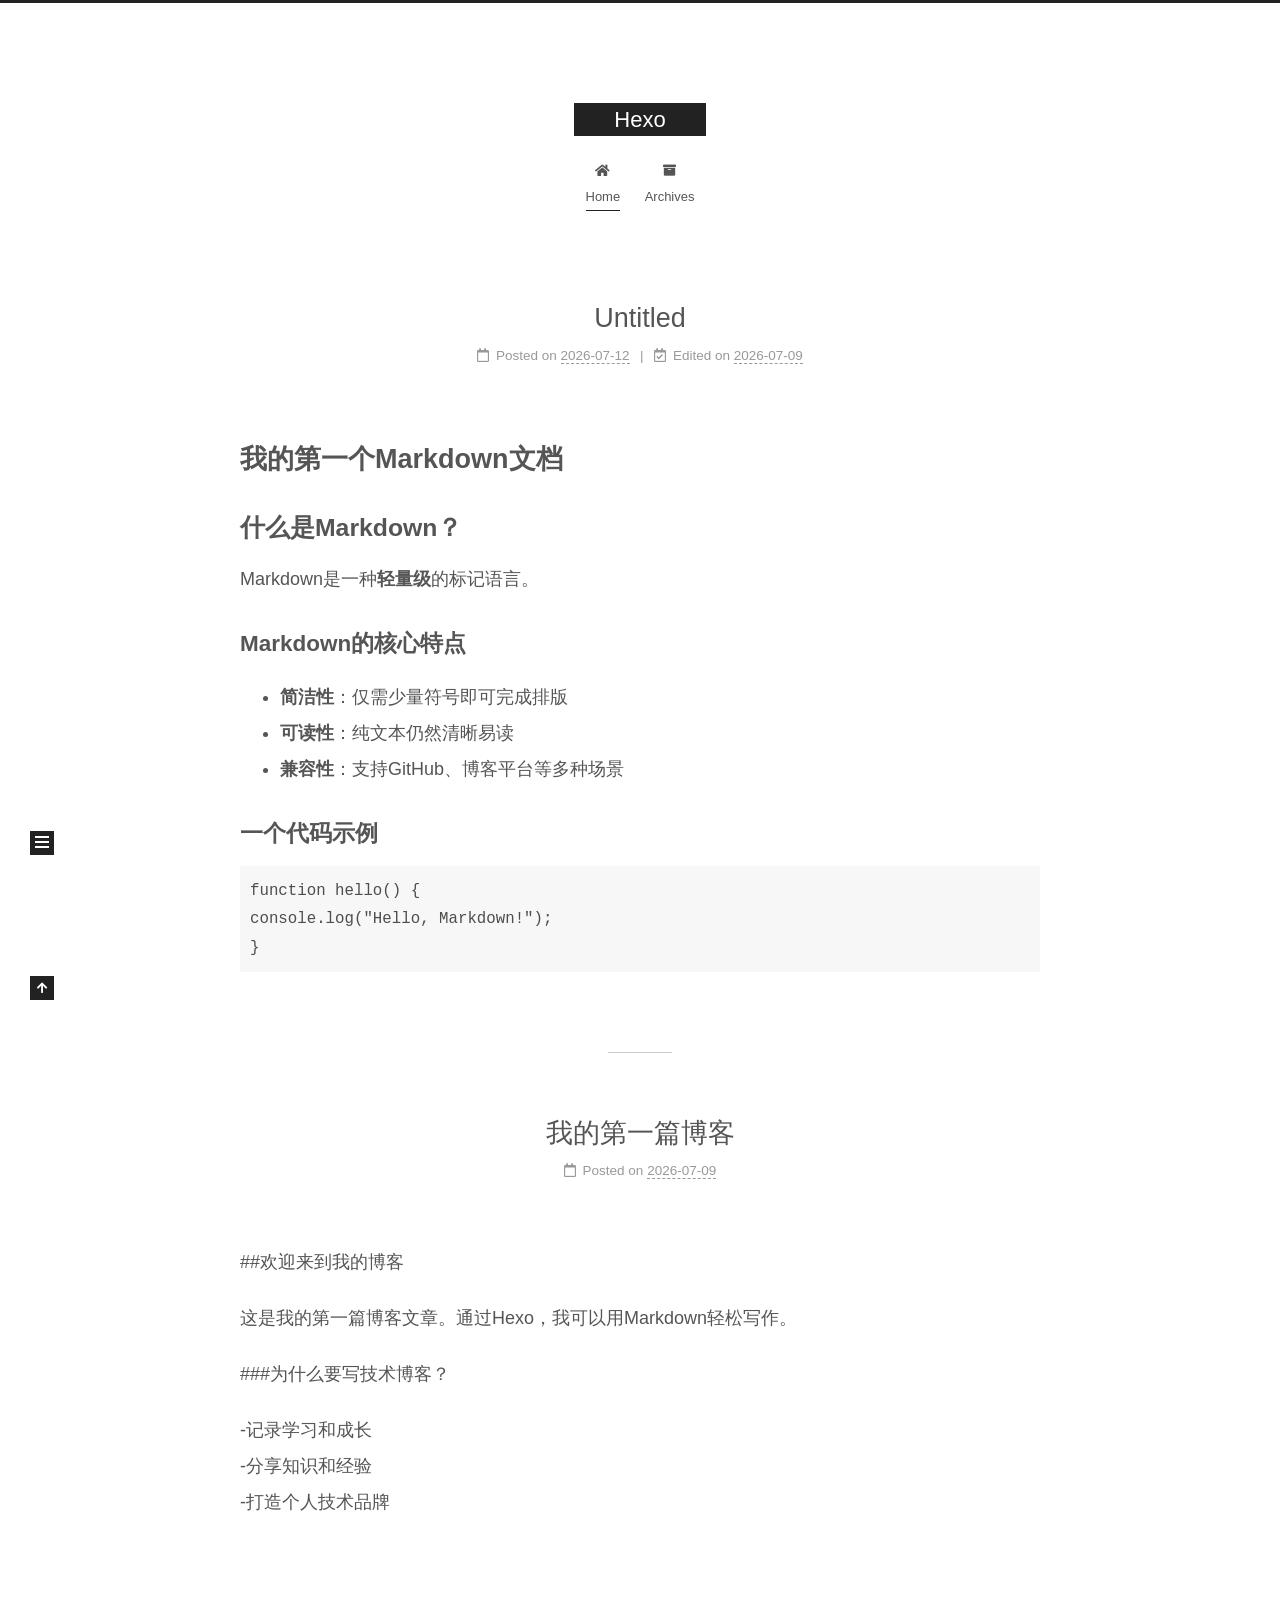
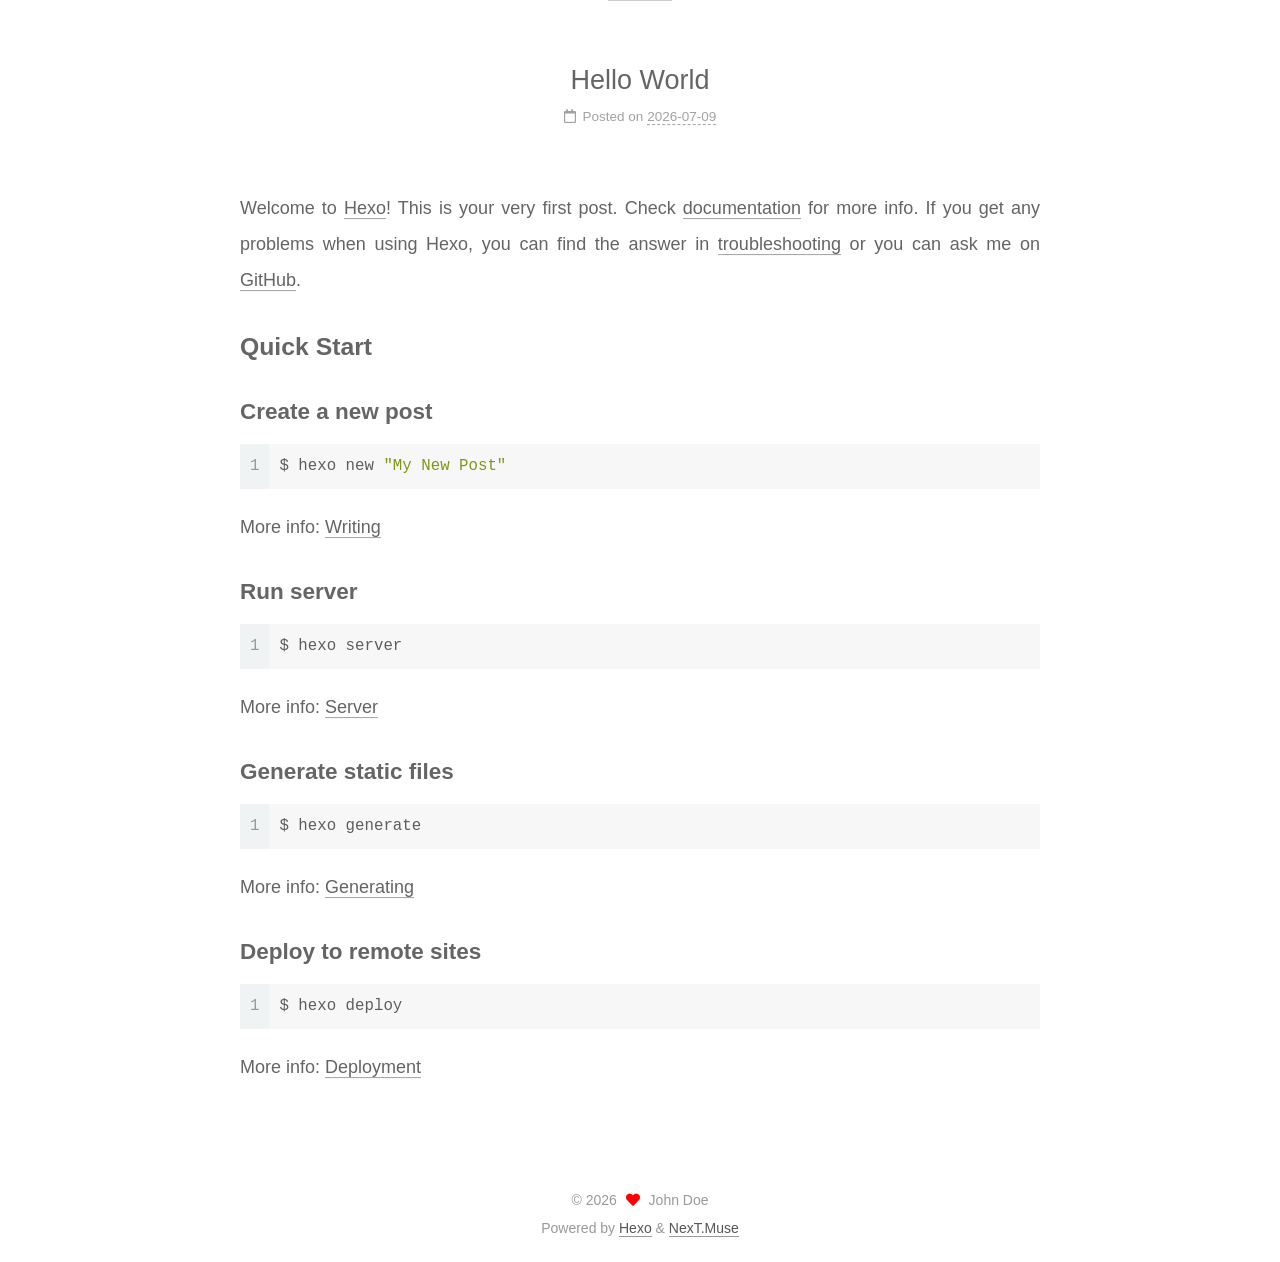
<file: index.html>
<!DOCTYPE html>
<html lang="en">
<head>
  <meta charset="UTF-8">
<meta name="viewport" content="width=device-width, initial-scale=1, maximum-scale=2">
<meta name="theme-color" content="#222">
<meta name="generator" content="Hexo 8.1.2">
  <link rel="apple-touch-icon" sizes="180x180" href="/images/apple-touch-icon-next.png">
  <link rel="icon" type="image/png" sizes="32x32" href="/images/favicon-32x32-next.png">
  <link rel="icon" type="image/png" sizes="16x16" href="/images/favicon-16x16-next.png">
  <link rel="mask-icon" href="/images/logo.svg" color="#222">

<link rel="stylesheet" href="/css/main.css">


<link rel="stylesheet" href="/lib/font-awesome/css/all.min.css">

<script id="hexo-configurations">
    var NexT = window.NexT || {};
    var CONFIG = {"hostname":"example.com","root":"/","scheme":"Muse","version":"7.8.0","exturl":false,"sidebar":{"position":"left","display":"post","padding":18,"offset":12,"onmobile":false},"copycode":{"enable":false,"show_result":false,"style":null},"back2top":{"enable":true,"sidebar":false,"scrollpercent":false},"bookmark":{"enable":false,"color":"#222","save":"auto"},"fancybox":false,"mediumzoom":false,"lazyload":false,"pangu":false,"comments":{"style":"tabs","active":null,"storage":true,"lazyload":false,"nav":null},"algolia":{"hits":{"per_page":10},"labels":{"input_placeholder":"Search for Posts","hits_empty":"We didn't find any results for the search: ${query}","hits_stats":"${hits} results found in ${time} ms"}},"localsearch":{"enable":false,"trigger":"auto","top_n_per_article":1,"unescape":false,"preload":false},"motion":{"enable":true,"async":false,"transition":{"post_block":"fadeIn","post_header":"slideDownIn","post_body":"slideDownIn","coll_header":"slideLeftIn","sidebar":"slideUpIn"}}};
  </script>

  <meta property="og:type" content="website">
<meta property="og:title" content="Hexo">
<meta property="og:url" content="http://example.com/index.html">
<meta property="og:site_name" content="Hexo">
<meta property="og:locale" content="en_US">
<meta property="article:author" content="John Doe">
<meta name="twitter:card" content="summary">

<link rel="canonical" href="http://example.com/">


<script id="page-configurations">
  // https://hexo.io/docs/variables.html
  CONFIG.page = {
    sidebar: "",
    isHome : true,
    isPost : false,
    lang   : 'en'
  };
</script>

  <title>Hexo</title>
  






  <noscript>
  <style>
  .use-motion .brand,
  .use-motion .menu-item,
  .sidebar-inner,
  .use-motion .post-block,
  .use-motion .pagination,
  .use-motion .comments,
  .use-motion .post-header,
  .use-motion .post-body,
  .use-motion .collection-header { opacity: initial; }

  .use-motion .site-title,
  .use-motion .site-subtitle {
    opacity: initial;
    top: initial;
  }

  .use-motion .logo-line-before i { left: initial; }
  .use-motion .logo-line-after i { right: initial; }
  </style>
</noscript>

</head>

<body itemscope itemtype="http://schema.org/WebPage">
  <div class="container use-motion">
    <div class="headband"></div>

    <header class="header" itemscope itemtype="http://schema.org/WPHeader">
      <div class="header-inner"><div class="site-brand-container">
  <div class="site-nav-toggle">
    <div class="toggle" aria-label="Toggle navigation bar">
      <span class="toggle-line toggle-line-first"></span>
      <span class="toggle-line toggle-line-middle"></span>
      <span class="toggle-line toggle-line-last"></span>
    </div>
  </div>

  <div class="site-meta">

    <a href="/" class="brand" rel="start">
      <span class="logo-line-before"><i></i></span>
      <h1 class="site-title">Hexo</h1>
      <span class="logo-line-after"><i></i></span>
    </a>
  </div>

  <div class="site-nav-right">
    <div class="toggle popup-trigger">
    </div>
  </div>
</div>




<nav class="site-nav">
  <ul id="menu" class="main-menu menu">
        <li class="menu-item menu-item-home">

    <a href="/" rel="section"><i class="fa fa-home fa-fw"></i>Home</a>

  </li>
        <li class="menu-item menu-item-archives">

    <a href="/archives/" rel="section"><i class="fa fa-archive fa-fw"></i>Archives</a>

  </li>
  </ul>
</nav>




</div>
    </header>

    
  <div class="back-to-top">
    <i class="fa fa-arrow-up"></i>
    <span>0%</span>
  </div>


    <main class="main">
      <div class="main-inner">
        <div class="content-wrap">
          

          <div class="content index posts-expand">
            
      
  
  
  <article itemscope itemtype="http://schema.org/Article" class="post-block" lang="en">
    <link itemprop="mainEntityOfPage" href="http://example.com/2026/07/12/text/">

    <span hidden itemprop="author" itemscope itemtype="http://schema.org/Person">
      <meta itemprop="image" content="/images/avatar.gif">
      <meta itemprop="name" content="John Doe">
      <meta itemprop="description" content="">
    </span>

    <span hidden itemprop="publisher" itemscope itemtype="http://schema.org/Organization">
      <meta itemprop="name" content="Hexo">
    </span>
      <header class="post-header">
        <h2 class="post-title" itemprop="name headline">
          
            <a href="/2026/07/12/text/" class="post-title-link" itemprop="url">Untitled</a>
        </h2>

        <div class="post-meta">
            <span class="post-meta-item">
              <span class="post-meta-item-icon">
                <i class="far fa-calendar"></i>
              </span>
              <span class="post-meta-item-text">Posted on</span>

              <time title="Created: 2026-07-12 23:38:48" itemprop="dateCreated datePublished" datetime="2026-07-12T23:38:48+08:00">2026-07-12</time>
            </span>
              <span class="post-meta-item">
                <span class="post-meta-item-icon">
                  <i class="far fa-calendar-check"></i>
                </span>
                <span class="post-meta-item-text">Edited on</span>
                <time title="Modified: 2026-07-09 23:27:29" itemprop="dateModified" datetime="2026-07-09T23:27:29+08:00">2026-07-09</time>
              </span>

          

        </div>
      </header>

    
    
    
    <div class="post-body" itemprop="articleBody">

      
          <h1 id="我的第一个Markdown文档"><a href="#我的第一个Markdown文档" class="headerlink" title="我的第一个Markdown文档"></a>我的第一个Markdown文档</h1><h2 id="什么是Markdown？"><a href="#什么是Markdown？" class="headerlink" title="什么是Markdown？"></a>什么是Markdown？</h2><p>Markdown是一种<strong>轻量级</strong>的标记语言。</p>
<h3 id="Markdown的核心特点"><a href="#Markdown的核心特点" class="headerlink" title="Markdown的核心特点"></a>Markdown的核心特点</h3><ul>
<li><strong>简洁性</strong>：仅需少量符号即可完成排版</li>
<li><strong>可读性</strong>：纯文本仍然清晰易读</li>
<li><strong>兼容性</strong>：支持GitHub、博客平台等多种场景</li>
</ul>
<h3 id="一个代码示例"><a href="#一个代码示例" class="headerlink" title="一个代码示例"></a>一个代码示例</h3><pre><code class="language-javascript">function hello() {
console.log(&quot;Hello, Markdown!&quot;);
}
</code></pre>

      
    </div>

    
    
    
      <footer class="post-footer">
        <div class="post-eof"></div>
      </footer>
  </article>
  
  
  

      
  
  
  <article itemscope itemtype="http://schema.org/Article" class="post-block" lang="en">
    <link itemprop="mainEntityOfPage" href="http://example.com/2026/07/09/%E6%88%91%E7%9A%84%E7%AC%AC%E4%B8%80%E7%AF%87%E5%8D%9A%E5%AE%A2/">

    <span hidden itemprop="author" itemscope itemtype="http://schema.org/Person">
      <meta itemprop="image" content="/images/avatar.gif">
      <meta itemprop="name" content="John Doe">
      <meta itemprop="description" content="">
    </span>

    <span hidden itemprop="publisher" itemscope itemtype="http://schema.org/Organization">
      <meta itemprop="name" content="Hexo">
    </span>
      <header class="post-header">
        <h2 class="post-title" itemprop="name headline">
          
            <a href="/2026/07/09/%E6%88%91%E7%9A%84%E7%AC%AC%E4%B8%80%E7%AF%87%E5%8D%9A%E5%AE%A2/" class="post-title-link" itemprop="url">我的第一篇博客</a>
        </h2>

        <div class="post-meta">
            <span class="post-meta-item">
              <span class="post-meta-item-icon">
                <i class="far fa-calendar"></i>
              </span>
              <span class="post-meta-item-text">Posted on</span>
              

              <time title="Created: 2026-07-09 19:30:33 / Modified: 23:44:43" itemprop="dateCreated datePublished" datetime="2026-07-09T19:30:33+08:00">2026-07-09</time>
            </span>

          

        </div>
      </header>

    
    
    
    <div class="post-body" itemprop="articleBody">

      
          <p>##欢迎来到我的博客</p>
<p>这是我的第一篇博客文章。通过Hexo，我可以用Markdown轻松写作。</p>
<p>###为什么要写技术博客？</p>
<p>-记录学习和成长<br>-分享知识和经验<br>-打造个人技术品牌</p>

      
    </div>

    
    
    
      <footer class="post-footer">
        <div class="post-eof"></div>
      </footer>
  </article>
  
  
  

      
  
  
  <article itemscope itemtype="http://schema.org/Article" class="post-block" lang="en">
    <link itemprop="mainEntityOfPage" href="http://example.com/2026/07/09/hello-world/">

    <span hidden itemprop="author" itemscope itemtype="http://schema.org/Person">
      <meta itemprop="image" content="/images/avatar.gif">
      <meta itemprop="name" content="John Doe">
      <meta itemprop="description" content="">
    </span>

    <span hidden itemprop="publisher" itemscope itemtype="http://schema.org/Organization">
      <meta itemprop="name" content="Hexo">
    </span>
      <header class="post-header">
        <h2 class="post-title" itemprop="name headline">
          
            <a href="/2026/07/09/hello-world/" class="post-title-link" itemprop="url">Hello World</a>
        </h2>

        <div class="post-meta">
            <span class="post-meta-item">
              <span class="post-meta-item-icon">
                <i class="far fa-calendar"></i>
              </span>
              <span class="post-meta-item-text">Posted on</span>

              <time title="Created: 2026-07-09 19:27:24" itemprop="dateCreated datePublished" datetime="2026-07-09T19:27:24+08:00">2026-07-09</time>
            </span>

          

        </div>
      </header>

    
    
    
    <div class="post-body" itemprop="articleBody">

      
          <p>Welcome to <a target="_blank" rel="noopener" href="https://hexo.io/">Hexo</a>! This is your very first post. Check <a target="_blank" rel="noopener" href="https://hexo.io/docs/">documentation</a> for more info. If you get any problems when using Hexo, you can find the answer in <a target="_blank" rel="noopener" href="https://hexo.io/docs/troubleshooting.html">troubleshooting</a> or you can ask me on <a target="_blank" rel="noopener" href="https://github.com/hexojs/hexo/issues">GitHub</a>.</p>
<h2 id="Quick-Start"><a href="#Quick-Start" class="headerlink" title="Quick Start"></a>Quick Start</h2><h3 id="Create-a-new-post"><a href="#Create-a-new-post" class="headerlink" title="Create a new post"></a>Create a new post</h3><figure class="highlight bash"><table><tr><td class="gutter"><pre><span class="line">1</span><br></pre></td><td class="code"><pre><span class="line">$ hexo new <span class="string">&quot;My New Post&quot;</span></span><br></pre></td></tr></table></figure>

<p>More info: <a target="_blank" rel="noopener" href="https://hexo.io/docs/writing.html">Writing</a></p>
<h3 id="Run-server"><a href="#Run-server" class="headerlink" title="Run server"></a>Run server</h3><figure class="highlight bash"><table><tr><td class="gutter"><pre><span class="line">1</span><br></pre></td><td class="code"><pre><span class="line">$ hexo server</span><br></pre></td></tr></table></figure>

<p>More info: <a target="_blank" rel="noopener" href="https://hexo.io/docs/server.html">Server</a></p>
<h3 id="Generate-static-files"><a href="#Generate-static-files" class="headerlink" title="Generate static files"></a>Generate static files</h3><figure class="highlight bash"><table><tr><td class="gutter"><pre><span class="line">1</span><br></pre></td><td class="code"><pre><span class="line">$ hexo generate</span><br></pre></td></tr></table></figure>

<p>More info: <a target="_blank" rel="noopener" href="https://hexo.io/docs/generating.html">Generating</a></p>
<h3 id="Deploy-to-remote-sites"><a href="#Deploy-to-remote-sites" class="headerlink" title="Deploy to remote sites"></a>Deploy to remote sites</h3><figure class="highlight bash"><table><tr><td class="gutter"><pre><span class="line">1</span><br></pre></td><td class="code"><pre><span class="line">$ hexo deploy</span><br></pre></td></tr></table></figure>

<p>More info: <a target="_blank" rel="noopener" href="https://hexo.io/docs/one-command-deployment.html">Deployment</a></p>

      
    </div>

    
    
    
      <footer class="post-footer">
        <div class="post-eof"></div>
      </footer>
  </article>
  
  
  


  



          </div>
          

<script>
  window.addEventListener('tabs:register', () => {
    let { activeClass } = CONFIG.comments;
    if (CONFIG.comments.storage) {
      activeClass = localStorage.getItem('comments_active') || activeClass;
    }
    if (activeClass) {
      let activeTab = document.querySelector(`a[href="#comment-${activeClass}"]`);
      if (activeTab) {
        activeTab.click();
      }
    }
  });
  if (CONFIG.comments.storage) {
    window.addEventListener('tabs:click', event => {
      if (!event.target.matches('.tabs-comment .tab-content .tab-pane')) return;
      let commentClass = event.target.classList[1];
      localStorage.setItem('comments_active', commentClass);
    });
  }
</script>

        </div>
          
  
  <div class="toggle sidebar-toggle">
    <span class="toggle-line toggle-line-first"></span>
    <span class="toggle-line toggle-line-middle"></span>
    <span class="toggle-line toggle-line-last"></span>
  </div>

  <aside class="sidebar">
    <div class="sidebar-inner">

      <ul class="sidebar-nav motion-element">
        <li class="sidebar-nav-toc">
          Table of Contents
        </li>
        <li class="sidebar-nav-overview">
          Overview
        </li>
      </ul>

      <!--noindex-->
      <div class="post-toc-wrap sidebar-panel">
      </div>
      <!--/noindex-->

      <div class="site-overview-wrap sidebar-panel">
        <div class="site-author motion-element" itemprop="author" itemscope itemtype="http://schema.org/Person">
  <p class="site-author-name" itemprop="name">John Doe</p>
  <div class="site-description" itemprop="description"></div>
</div>
<div class="site-state-wrap motion-element">
  <nav class="site-state">
      <div class="site-state-item site-state-posts">
          <a href="/archives/">
        
          <span class="site-state-item-count">3</span>
          <span class="site-state-item-name">posts</span>
        </a>
      </div>
  </nav>
</div>



      </div>

    </div>
  </aside>
  <div id="sidebar-dimmer"></div>


      </div>
    </main>

    <footer class="footer">
      <div class="footer-inner">
        

        

<div class="copyright">
  
  &copy; 
  <span itemprop="copyrightYear">2026</span>
  <span class="with-love">
    <i class="fa fa-heart"></i>
  </span>
  <span class="author" itemprop="copyrightHolder">John Doe</span>
</div>
  <div class="powered-by">Powered by <a href="https://hexo.io/" class="theme-link" rel="noopener" target="_blank">Hexo</a> & <a href="https://muse.theme-next.org/" class="theme-link" rel="noopener" target="_blank">NexT.Muse</a>
  </div>

        








      </div>
    </footer>
  </div>

  
  <script src="/lib/anime.min.js"></script>
  <script src="/lib/velocity/velocity.min.js"></script>
  <script src="/lib/velocity/velocity.ui.min.js"></script>

<script src="/js/utils.js"></script>

<script src="/js/motion.js"></script>


<script src="/js/schemes/muse.js"></script>


<script src="/js/next-boot.js"></script>




  















  

  

</body>
</html>
</file>
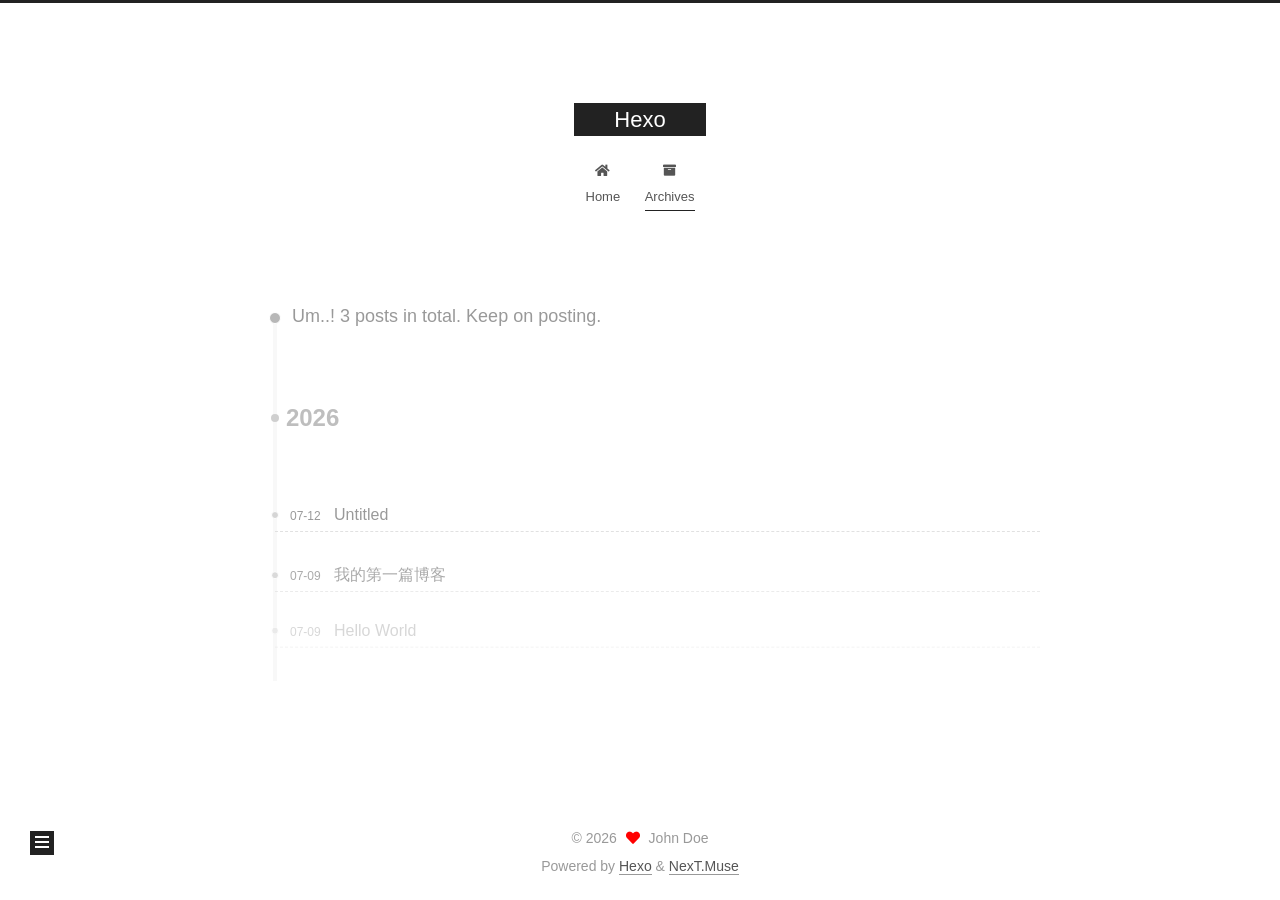
<file: archives/index.html>
<!DOCTYPE html>
<html lang="en">
<head>
  <meta charset="UTF-8">
<meta name="viewport" content="width=device-width, initial-scale=1, maximum-scale=2">
<meta name="theme-color" content="#222">
<meta name="generator" content="Hexo 8.1.2">
  <link rel="apple-touch-icon" sizes="180x180" href="/images/apple-touch-icon-next.png">
  <link rel="icon" type="image/png" sizes="32x32" href="/images/favicon-32x32-next.png">
  <link rel="icon" type="image/png" sizes="16x16" href="/images/favicon-16x16-next.png">
  <link rel="mask-icon" href="/images/logo.svg" color="#222">

<link rel="stylesheet" href="/css/main.css">


<link rel="stylesheet" href="/lib/font-awesome/css/all.min.css">

<script id="hexo-configurations">
    var NexT = window.NexT || {};
    var CONFIG = {"hostname":"example.com","root":"/","scheme":"Muse","version":"7.8.0","exturl":false,"sidebar":{"position":"left","display":"post","padding":18,"offset":12,"onmobile":false},"copycode":{"enable":false,"show_result":false,"style":null},"back2top":{"enable":true,"sidebar":false,"scrollpercent":false},"bookmark":{"enable":false,"color":"#222","save":"auto"},"fancybox":false,"mediumzoom":false,"lazyload":false,"pangu":false,"comments":{"style":"tabs","active":null,"storage":true,"lazyload":false,"nav":null},"algolia":{"hits":{"per_page":10},"labels":{"input_placeholder":"Search for Posts","hits_empty":"We didn't find any results for the search: ${query}","hits_stats":"${hits} results found in ${time} ms"}},"localsearch":{"enable":false,"trigger":"auto","top_n_per_article":1,"unescape":false,"preload":false},"motion":{"enable":true,"async":false,"transition":{"post_block":"fadeIn","post_header":"slideDownIn","post_body":"slideDownIn","coll_header":"slideLeftIn","sidebar":"slideUpIn"}}};
  </script>

  <meta property="og:type" content="website">
<meta property="og:title" content="Hexo">
<meta property="og:url" content="http://example.com/archives/index.html">
<meta property="og:site_name" content="Hexo">
<meta property="og:locale" content="en_US">
<meta property="article:author" content="John Doe">
<meta name="twitter:card" content="summary">

<link rel="canonical" href="http://example.com/archives/">


<script id="page-configurations">
  // https://hexo.io/docs/variables.html
  CONFIG.page = {
    sidebar: "",
    isHome : false,
    isPost : false,
    lang   : 'en'
  };
</script>

  <title>Archive | Hexo</title>
  






  <noscript>
  <style>
  .use-motion .brand,
  .use-motion .menu-item,
  .sidebar-inner,
  .use-motion .post-block,
  .use-motion .pagination,
  .use-motion .comments,
  .use-motion .post-header,
  .use-motion .post-body,
  .use-motion .collection-header { opacity: initial; }

  .use-motion .site-title,
  .use-motion .site-subtitle {
    opacity: initial;
    top: initial;
  }

  .use-motion .logo-line-before i { left: initial; }
  .use-motion .logo-line-after i { right: initial; }
  </style>
</noscript>

</head>

<body itemscope itemtype="http://schema.org/WebPage">
  <div class="container use-motion">
    <div class="headband"></div>

    <header class="header" itemscope itemtype="http://schema.org/WPHeader">
      <div class="header-inner"><div class="site-brand-container">
  <div class="site-nav-toggle">
    <div class="toggle" aria-label="Toggle navigation bar">
      <span class="toggle-line toggle-line-first"></span>
      <span class="toggle-line toggle-line-middle"></span>
      <span class="toggle-line toggle-line-last"></span>
    </div>
  </div>

  <div class="site-meta">

    <a href="/" class="brand" rel="start">
      <span class="logo-line-before"><i></i></span>
      <h1 class="site-title">Hexo</h1>
      <span class="logo-line-after"><i></i></span>
    </a>
  </div>

  <div class="site-nav-right">
    <div class="toggle popup-trigger">
    </div>
  </div>
</div>




<nav class="site-nav">
  <ul id="menu" class="main-menu menu">
        <li class="menu-item menu-item-home">

    <a href="/" rel="section"><i class="fa fa-home fa-fw"></i>Home</a>

  </li>
        <li class="menu-item menu-item-archives">

    <a href="/archives/" rel="section"><i class="fa fa-archive fa-fw"></i>Archives</a>

  </li>
  </ul>
</nav>




</div>
    </header>

    
  <div class="back-to-top">
    <i class="fa fa-arrow-up"></i>
    <span>0%</span>
  </div>


    <main class="main">
      <div class="main-inner">
        <div class="content-wrap">
          

          <div class="content archive">
            

  
  
  
  <div class="post-block">
    <div class="posts-collapse">
      <div class="collection-title">
        <span class="collection-header">Um..! 3 posts in total. Keep on posting.</span>
      </div>

      
    <div class="collection-year">
      <span class="collection-header">2026</span>
    </div>

  <article itemscope itemtype="http://schema.org/Article">
    <header class="post-header">

      <div class="post-meta">
        <time itemprop="dateCreated"
              datetime="2026-07-12T23:38:48+08:00"
              content="2026-07-12">
          07-12
        </time>
      </div>

      <div class="post-title">
          <a class="post-title-link" href="/2026/07/12/text/" itemprop="url">
            <span itemprop="name">Untitled</span>
          </a>
      </div>

    </header>
  </article>

  <article itemscope itemtype="http://schema.org/Article">
    <header class="post-header">

      <div class="post-meta">
        <time itemprop="dateCreated"
              datetime="2026-07-09T19:30:33+08:00"
              content="2026-07-09">
          07-09
        </time>
      </div>

      <div class="post-title">
          <a class="post-title-link" href="/2026/07/09/%E6%88%91%E7%9A%84%E7%AC%AC%E4%B8%80%E7%AF%87%E5%8D%9A%E5%AE%A2/" itemprop="url">
            <span itemprop="name">我的第一篇博客</span>
          </a>
      </div>

    </header>
  </article>

  <article itemscope itemtype="http://schema.org/Article">
    <header class="post-header">

      <div class="post-meta">
        <time itemprop="dateCreated"
              datetime="2026-07-09T19:27:24+08:00"
              content="2026-07-09">
          07-09
        </time>
      </div>

      <div class="post-title">
          <a class="post-title-link" href="/2026/07/09/hello-world/" itemprop="url">
            <span itemprop="name">Hello World</span>
          </a>
      </div>

    </header>
  </article>


    </div>
  </div>
  
  
  

  



          </div>
          

<script>
  window.addEventListener('tabs:register', () => {
    let { activeClass } = CONFIG.comments;
    if (CONFIG.comments.storage) {
      activeClass = localStorage.getItem('comments_active') || activeClass;
    }
    if (activeClass) {
      let activeTab = document.querySelector(`a[href="#comment-${activeClass}"]`);
      if (activeTab) {
        activeTab.click();
      }
    }
  });
  if (CONFIG.comments.storage) {
    window.addEventListener('tabs:click', event => {
      if (!event.target.matches('.tabs-comment .tab-content .tab-pane')) return;
      let commentClass = event.target.classList[1];
      localStorage.setItem('comments_active', commentClass);
    });
  }
</script>

        </div>
          
  
  <div class="toggle sidebar-toggle">
    <span class="toggle-line toggle-line-first"></span>
    <span class="toggle-line toggle-line-middle"></span>
    <span class="toggle-line toggle-line-last"></span>
  </div>

  <aside class="sidebar">
    <div class="sidebar-inner">

      <ul class="sidebar-nav motion-element">
        <li class="sidebar-nav-toc">
          Table of Contents
        </li>
        <li class="sidebar-nav-overview">
          Overview
        </li>
      </ul>

      <!--noindex-->
      <div class="post-toc-wrap sidebar-panel">
      </div>
      <!--/noindex-->

      <div class="site-overview-wrap sidebar-panel">
        <div class="site-author motion-element" itemprop="author" itemscope itemtype="http://schema.org/Person">
  <p class="site-author-name" itemprop="name">John Doe</p>
  <div class="site-description" itemprop="description"></div>
</div>
<div class="site-state-wrap motion-element">
  <nav class="site-state">
      <div class="site-state-item site-state-posts">
          <a href="/archives/">
        
          <span class="site-state-item-count">3</span>
          <span class="site-state-item-name">posts</span>
        </a>
      </div>
  </nav>
</div>



      </div>

    </div>
  </aside>
  <div id="sidebar-dimmer"></div>


      </div>
    </main>

    <footer class="footer">
      <div class="footer-inner">
        

        

<div class="copyright">
  
  &copy; 
  <span itemprop="copyrightYear">2026</span>
  <span class="with-love">
    <i class="fa fa-heart"></i>
  </span>
  <span class="author" itemprop="copyrightHolder">John Doe</span>
</div>
  <div class="powered-by">Powered by <a href="https://hexo.io/" class="theme-link" rel="noopener" target="_blank">Hexo</a> & <a href="https://muse.theme-next.org/" class="theme-link" rel="noopener" target="_blank">NexT.Muse</a>
  </div>

        








      </div>
    </footer>
  </div>

  
  <script src="/lib/anime.min.js"></script>
  <script src="/lib/velocity/velocity.min.js"></script>
  <script src="/lib/velocity/velocity.ui.min.js"></script>

<script src="/js/utils.js"></script>

<script src="/js/motion.js"></script>


<script src="/js/schemes/muse.js"></script>


<script src="/js/next-boot.js"></script>




  















  

  

</body>
</html>
</file>
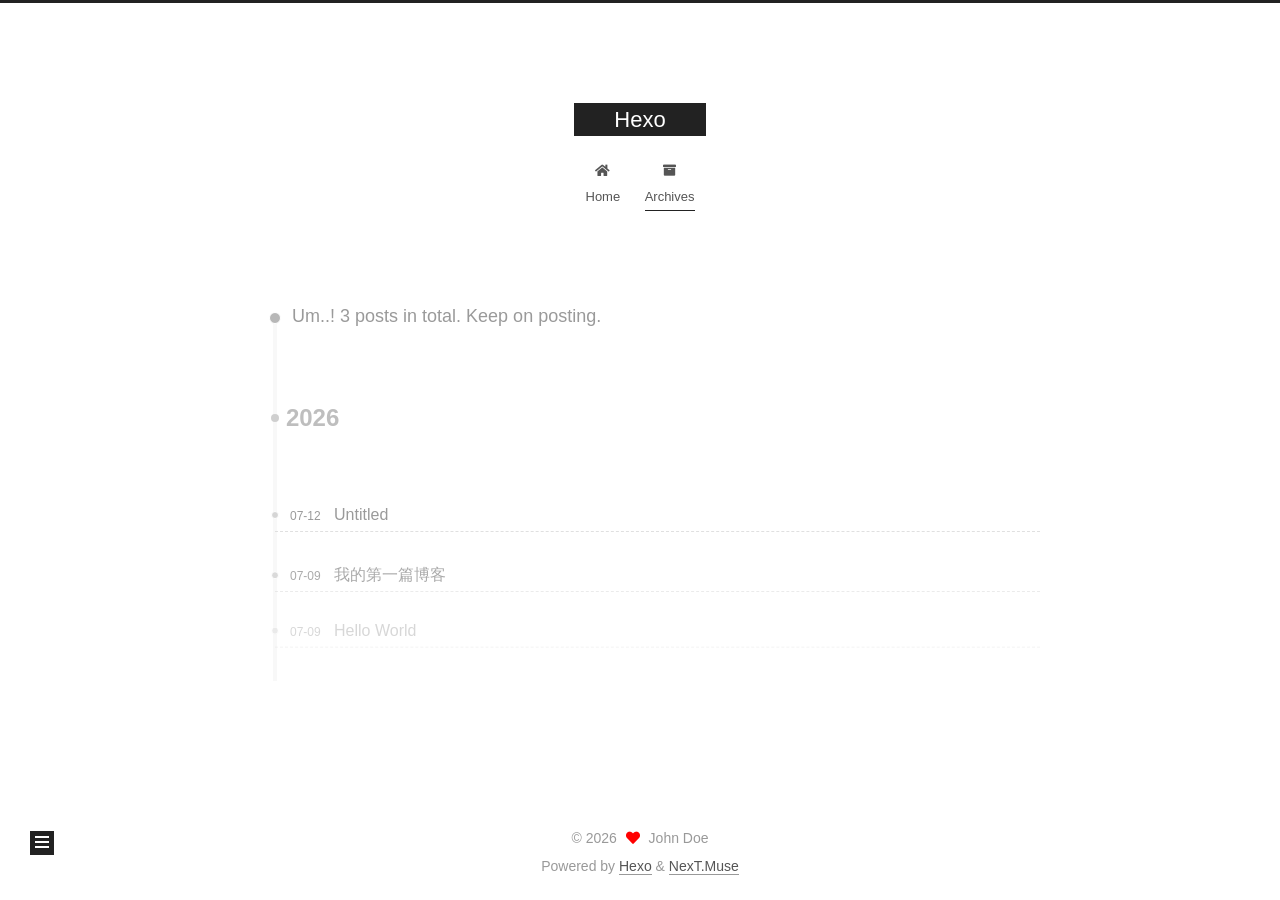
<file: archives/2026/index.html>
<!DOCTYPE html>
<html lang="en">
<head>
  <meta charset="UTF-8">
<meta name="viewport" content="width=device-width, initial-scale=1, maximum-scale=2">
<meta name="theme-color" content="#222">
<meta name="generator" content="Hexo 8.1.2">
  <link rel="apple-touch-icon" sizes="180x180" href="/images/apple-touch-icon-next.png">
  <link rel="icon" type="image/png" sizes="32x32" href="/images/favicon-32x32-next.png">
  <link rel="icon" type="image/png" sizes="16x16" href="/images/favicon-16x16-next.png">
  <link rel="mask-icon" href="/images/logo.svg" color="#222">

<link rel="stylesheet" href="/css/main.css">


<link rel="stylesheet" href="/lib/font-awesome/css/all.min.css">

<script id="hexo-configurations">
    var NexT = window.NexT || {};
    var CONFIG = {"hostname":"example.com","root":"/","scheme":"Muse","version":"7.8.0","exturl":false,"sidebar":{"position":"left","display":"post","padding":18,"offset":12,"onmobile":false},"copycode":{"enable":false,"show_result":false,"style":null},"back2top":{"enable":true,"sidebar":false,"scrollpercent":false},"bookmark":{"enable":false,"color":"#222","save":"auto"},"fancybox":false,"mediumzoom":false,"lazyload":false,"pangu":false,"comments":{"style":"tabs","active":null,"storage":true,"lazyload":false,"nav":null},"algolia":{"hits":{"per_page":10},"labels":{"input_placeholder":"Search for Posts","hits_empty":"We didn't find any results for the search: ${query}","hits_stats":"${hits} results found in ${time} ms"}},"localsearch":{"enable":false,"trigger":"auto","top_n_per_article":1,"unescape":false,"preload":false},"motion":{"enable":true,"async":false,"transition":{"post_block":"fadeIn","post_header":"slideDownIn","post_body":"slideDownIn","coll_header":"slideLeftIn","sidebar":"slideUpIn"}}};
  </script>

  <meta property="og:type" content="website">
<meta property="og:title" content="Hexo">
<meta property="og:url" content="http://example.com/archives/2026/index.html">
<meta property="og:site_name" content="Hexo">
<meta property="og:locale" content="en_US">
<meta property="article:author" content="John Doe">
<meta name="twitter:card" content="summary">

<link rel="canonical" href="http://example.com/archives/2026/">


<script id="page-configurations">
  // https://hexo.io/docs/variables.html
  CONFIG.page = {
    sidebar: "",
    isHome : false,
    isPost : false,
    lang   : 'en'
  };
</script>

  <title>Archive | Hexo</title>
  






  <noscript>
  <style>
  .use-motion .brand,
  .use-motion .menu-item,
  .sidebar-inner,
  .use-motion .post-block,
  .use-motion .pagination,
  .use-motion .comments,
  .use-motion .post-header,
  .use-motion .post-body,
  .use-motion .collection-header { opacity: initial; }

  .use-motion .site-title,
  .use-motion .site-subtitle {
    opacity: initial;
    top: initial;
  }

  .use-motion .logo-line-before i { left: initial; }
  .use-motion .logo-line-after i { right: initial; }
  </style>
</noscript>

</head>

<body itemscope itemtype="http://schema.org/WebPage">
  <div class="container use-motion">
    <div class="headband"></div>

    <header class="header" itemscope itemtype="http://schema.org/WPHeader">
      <div class="header-inner"><div class="site-brand-container">
  <div class="site-nav-toggle">
    <div class="toggle" aria-label="Toggle navigation bar">
      <span class="toggle-line toggle-line-first"></span>
      <span class="toggle-line toggle-line-middle"></span>
      <span class="toggle-line toggle-line-last"></span>
    </div>
  </div>

  <div class="site-meta">

    <a href="/" class="brand" rel="start">
      <span class="logo-line-before"><i></i></span>
      <h1 class="site-title">Hexo</h1>
      <span class="logo-line-after"><i></i></span>
    </a>
  </div>

  <div class="site-nav-right">
    <div class="toggle popup-trigger">
    </div>
  </div>
</div>




<nav class="site-nav">
  <ul id="menu" class="main-menu menu">
        <li class="menu-item menu-item-home">

    <a href="/" rel="section"><i class="fa fa-home fa-fw"></i>Home</a>

  </li>
        <li class="menu-item menu-item-archives">

    <a href="/archives/" rel="section"><i class="fa fa-archive fa-fw"></i>Archives</a>

  </li>
  </ul>
</nav>




</div>
    </header>

    
  <div class="back-to-top">
    <i class="fa fa-arrow-up"></i>
    <span>0%</span>
  </div>


    <main class="main">
      <div class="main-inner">
        <div class="content-wrap">
          

          <div class="content archive">
            

  
  
  
  <div class="post-block">
    <div class="posts-collapse">
      <div class="collection-title">
        <span class="collection-header">Um..! 3 posts in total. Keep on posting.</span>
      </div>

      
    <div class="collection-year">
      <span class="collection-header">2026</span>
    </div>

  <article itemscope itemtype="http://schema.org/Article">
    <header class="post-header">

      <div class="post-meta">
        <time itemprop="dateCreated"
              datetime="2026-07-12T23:38:48+08:00"
              content="2026-07-12">
          07-12
        </time>
      </div>

      <div class="post-title">
          <a class="post-title-link" href="/2026/07/12/text/" itemprop="url">
            <span itemprop="name">Untitled</span>
          </a>
      </div>

    </header>
  </article>

  <article itemscope itemtype="http://schema.org/Article">
    <header class="post-header">

      <div class="post-meta">
        <time itemprop="dateCreated"
              datetime="2026-07-09T19:30:33+08:00"
              content="2026-07-09">
          07-09
        </time>
      </div>

      <div class="post-title">
          <a class="post-title-link" href="/2026/07/09/%E6%88%91%E7%9A%84%E7%AC%AC%E4%B8%80%E7%AF%87%E5%8D%9A%E5%AE%A2/" itemprop="url">
            <span itemprop="name">我的第一篇博客</span>
          </a>
      </div>

    </header>
  </article>

  <article itemscope itemtype="http://schema.org/Article">
    <header class="post-header">

      <div class="post-meta">
        <time itemprop="dateCreated"
              datetime="2026-07-09T19:27:24+08:00"
              content="2026-07-09">
          07-09
        </time>
      </div>

      <div class="post-title">
          <a class="post-title-link" href="/2026/07/09/hello-world/" itemprop="url">
            <span itemprop="name">Hello World</span>
          </a>
      </div>

    </header>
  </article>


    </div>
  </div>
  
  
  

  



          </div>
          

<script>
  window.addEventListener('tabs:register', () => {
    let { activeClass } = CONFIG.comments;
    if (CONFIG.comments.storage) {
      activeClass = localStorage.getItem('comments_active') || activeClass;
    }
    if (activeClass) {
      let activeTab = document.querySelector(`a[href="#comment-${activeClass}"]`);
      if (activeTab) {
        activeTab.click();
      }
    }
  });
  if (CONFIG.comments.storage) {
    window.addEventListener('tabs:click', event => {
      if (!event.target.matches('.tabs-comment .tab-content .tab-pane')) return;
      let commentClass = event.target.classList[1];
      localStorage.setItem('comments_active', commentClass);
    });
  }
</script>

        </div>
          
  
  <div class="toggle sidebar-toggle">
    <span class="toggle-line toggle-line-first"></span>
    <span class="toggle-line toggle-line-middle"></span>
    <span class="toggle-line toggle-line-last"></span>
  </div>

  <aside class="sidebar">
    <div class="sidebar-inner">

      <ul class="sidebar-nav motion-element">
        <li class="sidebar-nav-toc">
          Table of Contents
        </li>
        <li class="sidebar-nav-overview">
          Overview
        </li>
      </ul>

      <!--noindex-->
      <div class="post-toc-wrap sidebar-panel">
      </div>
      <!--/noindex-->

      <div class="site-overview-wrap sidebar-panel">
        <div class="site-author motion-element" itemprop="author" itemscope itemtype="http://schema.org/Person">
  <p class="site-author-name" itemprop="name">John Doe</p>
  <div class="site-description" itemprop="description"></div>
</div>
<div class="site-state-wrap motion-element">
  <nav class="site-state">
      <div class="site-state-item site-state-posts">
          <a href="/archives/">
        
          <span class="site-state-item-count">3</span>
          <span class="site-state-item-name">posts</span>
        </a>
      </div>
  </nav>
</div>



      </div>

    </div>
  </aside>
  <div id="sidebar-dimmer"></div>


      </div>
    </main>

    <footer class="footer">
      <div class="footer-inner">
        

        

<div class="copyright">
  
  &copy; 
  <span itemprop="copyrightYear">2026</span>
  <span class="with-love">
    <i class="fa fa-heart"></i>
  </span>
  <span class="author" itemprop="copyrightHolder">John Doe</span>
</div>
  <div class="powered-by">Powered by <a href="https://hexo.io/" class="theme-link" rel="noopener" target="_blank">Hexo</a> & <a href="https://muse.theme-next.org/" class="theme-link" rel="noopener" target="_blank">NexT.Muse</a>
  </div>

        








      </div>
    </footer>
  </div>

  
  <script src="/lib/anime.min.js"></script>
  <script src="/lib/velocity/velocity.min.js"></script>
  <script src="/lib/velocity/velocity.ui.min.js"></script>

<script src="/js/utils.js"></script>

<script src="/js/motion.js"></script>


<script src="/js/schemes/muse.js"></script>


<script src="/js/next-boot.js"></script>




  















  

  

</body>
</html>
</file>
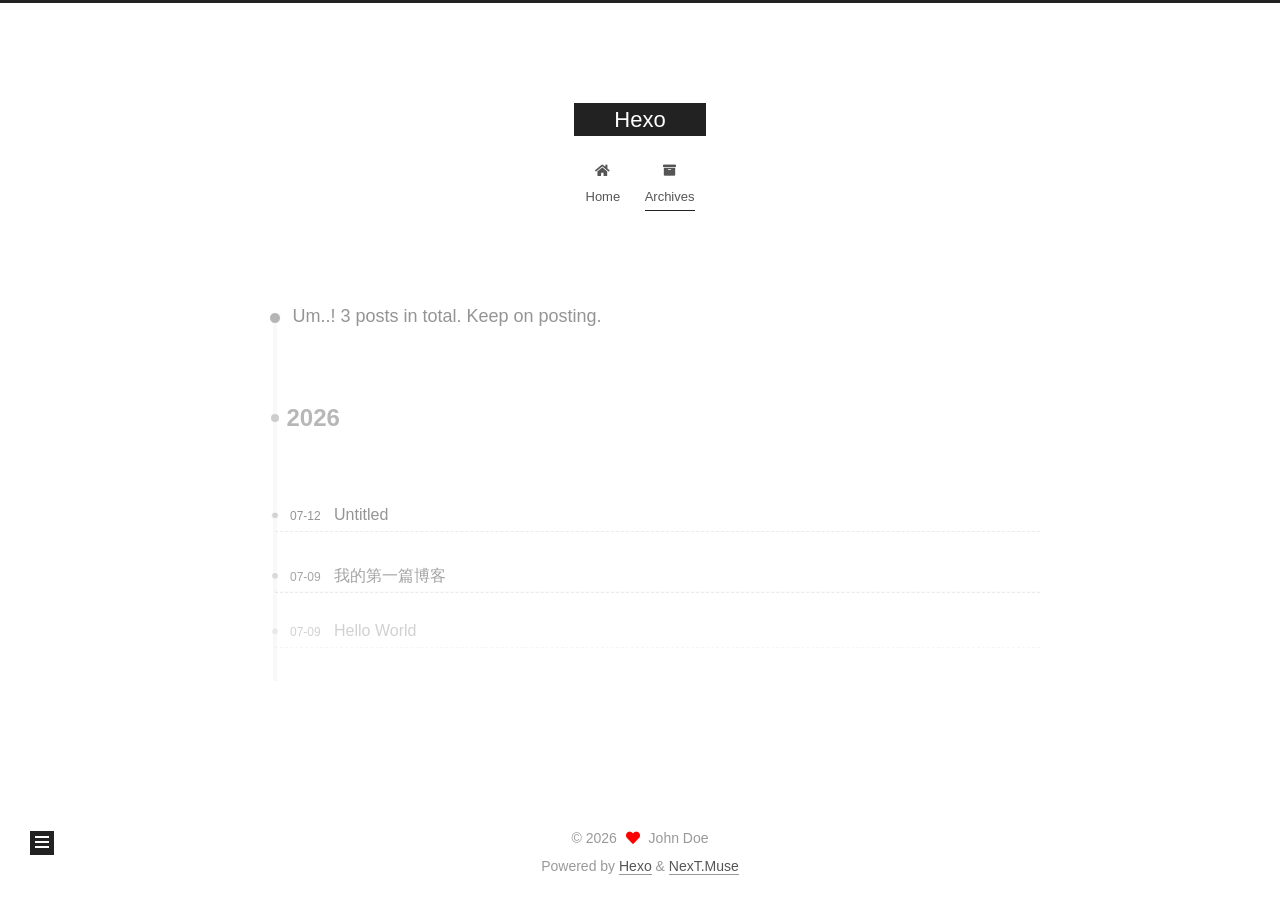
<file: archives/2026/07/index.html>
<!DOCTYPE html>
<html lang="en">
<head>
  <meta charset="UTF-8">
<meta name="viewport" content="width=device-width, initial-scale=1, maximum-scale=2">
<meta name="theme-color" content="#222">
<meta name="generator" content="Hexo 8.1.2">
  <link rel="apple-touch-icon" sizes="180x180" href="/images/apple-touch-icon-next.png">
  <link rel="icon" type="image/png" sizes="32x32" href="/images/favicon-32x32-next.png">
  <link rel="icon" type="image/png" sizes="16x16" href="/images/favicon-16x16-next.png">
  <link rel="mask-icon" href="/images/logo.svg" color="#222">

<link rel="stylesheet" href="/css/main.css">


<link rel="stylesheet" href="/lib/font-awesome/css/all.min.css">

<script id="hexo-configurations">
    var NexT = window.NexT || {};
    var CONFIG = {"hostname":"example.com","root":"/","scheme":"Muse","version":"7.8.0","exturl":false,"sidebar":{"position":"left","display":"post","padding":18,"offset":12,"onmobile":false},"copycode":{"enable":false,"show_result":false,"style":null},"back2top":{"enable":true,"sidebar":false,"scrollpercent":false},"bookmark":{"enable":false,"color":"#222","save":"auto"},"fancybox":false,"mediumzoom":false,"lazyload":false,"pangu":false,"comments":{"style":"tabs","active":null,"storage":true,"lazyload":false,"nav":null},"algolia":{"hits":{"per_page":10},"labels":{"input_placeholder":"Search for Posts","hits_empty":"We didn't find any results for the search: ${query}","hits_stats":"${hits} results found in ${time} ms"}},"localsearch":{"enable":false,"trigger":"auto","top_n_per_article":1,"unescape":false,"preload":false},"motion":{"enable":true,"async":false,"transition":{"post_block":"fadeIn","post_header":"slideDownIn","post_body":"slideDownIn","coll_header":"slideLeftIn","sidebar":"slideUpIn"}}};
  </script>

  <meta property="og:type" content="website">
<meta property="og:title" content="Hexo">
<meta property="og:url" content="http://example.com/archives/2026/07/index.html">
<meta property="og:site_name" content="Hexo">
<meta property="og:locale" content="en_US">
<meta property="article:author" content="John Doe">
<meta name="twitter:card" content="summary">

<link rel="canonical" href="http://example.com/archives/2026/07/">


<script id="page-configurations">
  // https://hexo.io/docs/variables.html
  CONFIG.page = {
    sidebar: "",
    isHome : false,
    isPost : false,
    lang   : 'en'
  };
</script>

  <title>Archive | Hexo</title>
  






  <noscript>
  <style>
  .use-motion .brand,
  .use-motion .menu-item,
  .sidebar-inner,
  .use-motion .post-block,
  .use-motion .pagination,
  .use-motion .comments,
  .use-motion .post-header,
  .use-motion .post-body,
  .use-motion .collection-header { opacity: initial; }

  .use-motion .site-title,
  .use-motion .site-subtitle {
    opacity: initial;
    top: initial;
  }

  .use-motion .logo-line-before i { left: initial; }
  .use-motion .logo-line-after i { right: initial; }
  </style>
</noscript>

</head>

<body itemscope itemtype="http://schema.org/WebPage">
  <div class="container use-motion">
    <div class="headband"></div>

    <header class="header" itemscope itemtype="http://schema.org/WPHeader">
      <div class="header-inner"><div class="site-brand-container">
  <div class="site-nav-toggle">
    <div class="toggle" aria-label="Toggle navigation bar">
      <span class="toggle-line toggle-line-first"></span>
      <span class="toggle-line toggle-line-middle"></span>
      <span class="toggle-line toggle-line-last"></span>
    </div>
  </div>

  <div class="site-meta">

    <a href="/" class="brand" rel="start">
      <span class="logo-line-before"><i></i></span>
      <h1 class="site-title">Hexo</h1>
      <span class="logo-line-after"><i></i></span>
    </a>
  </div>

  <div class="site-nav-right">
    <div class="toggle popup-trigger">
    </div>
  </div>
</div>




<nav class="site-nav">
  <ul id="menu" class="main-menu menu">
        <li class="menu-item menu-item-home">

    <a href="/" rel="section"><i class="fa fa-home fa-fw"></i>Home</a>

  </li>
        <li class="menu-item menu-item-archives">

    <a href="/archives/" rel="section"><i class="fa fa-archive fa-fw"></i>Archives</a>

  </li>
  </ul>
</nav>




</div>
    </header>

    
  <div class="back-to-top">
    <i class="fa fa-arrow-up"></i>
    <span>0%</span>
  </div>


    <main class="main">
      <div class="main-inner">
        <div class="content-wrap">
          

          <div class="content archive">
            

  
  
  
  <div class="post-block">
    <div class="posts-collapse">
      <div class="collection-title">
        <span class="collection-header">Um..! 3 posts in total. Keep on posting.</span>
      </div>

      
    <div class="collection-year">
      <span class="collection-header">2026</span>
    </div>

  <article itemscope itemtype="http://schema.org/Article">
    <header class="post-header">

      <div class="post-meta">
        <time itemprop="dateCreated"
              datetime="2026-07-12T23:38:48+08:00"
              content="2026-07-12">
          07-12
        </time>
      </div>

      <div class="post-title">
          <a class="post-title-link" href="/2026/07/12/text/" itemprop="url">
            <span itemprop="name">Untitled</span>
          </a>
      </div>

    </header>
  </article>

  <article itemscope itemtype="http://schema.org/Article">
    <header class="post-header">

      <div class="post-meta">
        <time itemprop="dateCreated"
              datetime="2026-07-09T19:30:33+08:00"
              content="2026-07-09">
          07-09
        </time>
      </div>

      <div class="post-title">
          <a class="post-title-link" href="/2026/07/09/%E6%88%91%E7%9A%84%E7%AC%AC%E4%B8%80%E7%AF%87%E5%8D%9A%E5%AE%A2/" itemprop="url">
            <span itemprop="name">我的第一篇博客</span>
          </a>
      </div>

    </header>
  </article>

  <article itemscope itemtype="http://schema.org/Article">
    <header class="post-header">

      <div class="post-meta">
        <time itemprop="dateCreated"
              datetime="2026-07-09T19:27:24+08:00"
              content="2026-07-09">
          07-09
        </time>
      </div>

      <div class="post-title">
          <a class="post-title-link" href="/2026/07/09/hello-world/" itemprop="url">
            <span itemprop="name">Hello World</span>
          </a>
      </div>

    </header>
  </article>


    </div>
  </div>
  
  
  

  



          </div>
          

<script>
  window.addEventListener('tabs:register', () => {
    let { activeClass } = CONFIG.comments;
    if (CONFIG.comments.storage) {
      activeClass = localStorage.getItem('comments_active') || activeClass;
    }
    if (activeClass) {
      let activeTab = document.querySelector(`a[href="#comment-${activeClass}"]`);
      if (activeTab) {
        activeTab.click();
      }
    }
  });
  if (CONFIG.comments.storage) {
    window.addEventListener('tabs:click', event => {
      if (!event.target.matches('.tabs-comment .tab-content .tab-pane')) return;
      let commentClass = event.target.classList[1];
      localStorage.setItem('comments_active', commentClass);
    });
  }
</script>

        </div>
          
  
  <div class="toggle sidebar-toggle">
    <span class="toggle-line toggle-line-first"></span>
    <span class="toggle-line toggle-line-middle"></span>
    <span class="toggle-line toggle-line-last"></span>
  </div>

  <aside class="sidebar">
    <div class="sidebar-inner">

      <ul class="sidebar-nav motion-element">
        <li class="sidebar-nav-toc">
          Table of Contents
        </li>
        <li class="sidebar-nav-overview">
          Overview
        </li>
      </ul>

      <!--noindex-->
      <div class="post-toc-wrap sidebar-panel">
      </div>
      <!--/noindex-->

      <div class="site-overview-wrap sidebar-panel">
        <div class="site-author motion-element" itemprop="author" itemscope itemtype="http://schema.org/Person">
  <p class="site-author-name" itemprop="name">John Doe</p>
  <div class="site-description" itemprop="description"></div>
</div>
<div class="site-state-wrap motion-element">
  <nav class="site-state">
      <div class="site-state-item site-state-posts">
          <a href="/archives/">
        
          <span class="site-state-item-count">3</span>
          <span class="site-state-item-name">posts</span>
        </a>
      </div>
  </nav>
</div>



      </div>

    </div>
  </aside>
  <div id="sidebar-dimmer"></div>


      </div>
    </main>

    <footer class="footer">
      <div class="footer-inner">
        

        

<div class="copyright">
  
  &copy; 
  <span itemprop="copyrightYear">2026</span>
  <span class="with-love">
    <i class="fa fa-heart"></i>
  </span>
  <span class="author" itemprop="copyrightHolder">John Doe</span>
</div>
  <div class="powered-by">Powered by <a href="https://hexo.io/" class="theme-link" rel="noopener" target="_blank">Hexo</a> & <a href="https://muse.theme-next.org/" class="theme-link" rel="noopener" target="_blank">NexT.Muse</a>
  </div>

        








      </div>
    </footer>
  </div>

  
  <script src="/lib/anime.min.js"></script>
  <script src="/lib/velocity/velocity.min.js"></script>
  <script src="/lib/velocity/velocity.ui.min.js"></script>

<script src="/js/utils.js"></script>

<script src="/js/motion.js"></script>


<script src="/js/schemes/muse.js"></script>


<script src="/js/next-boot.js"></script>




  















  

  

</body>
</html>
</file>
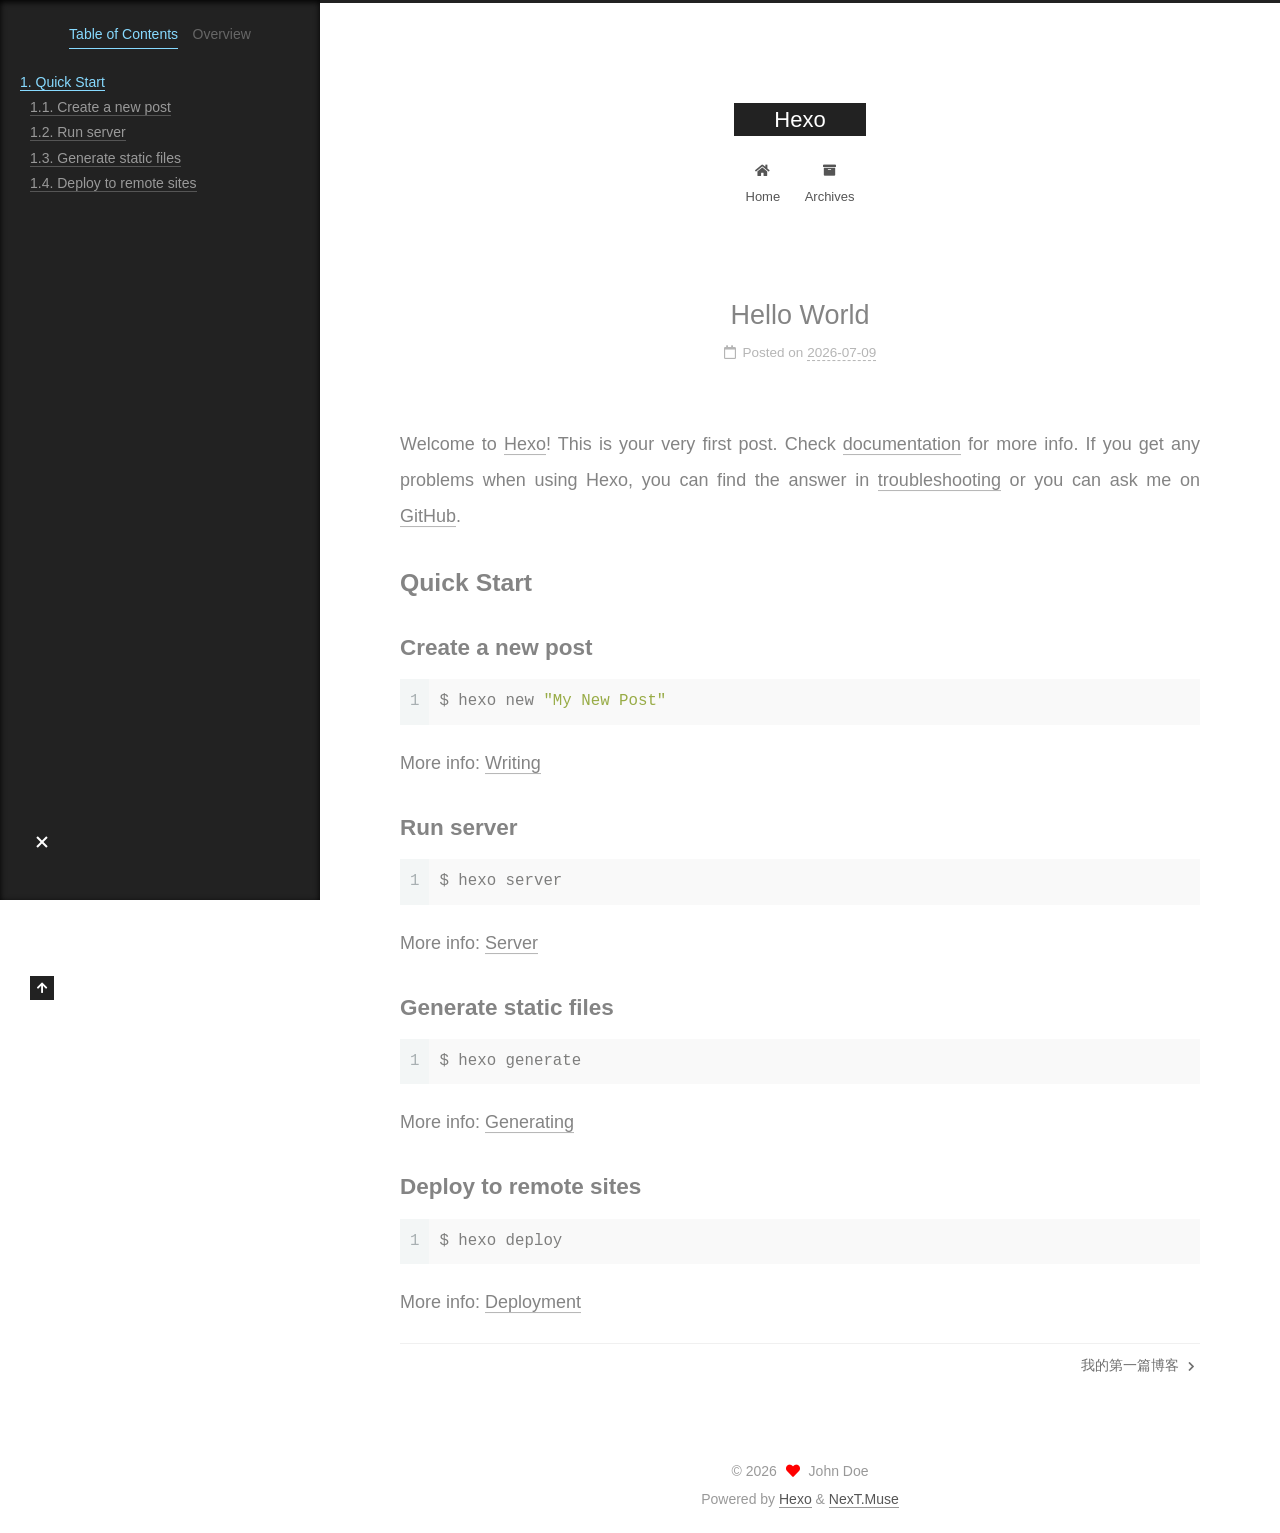
<file: 2026/07/09/hello-world/index.html>
<!DOCTYPE html>
<html lang="en">
<head>
  <meta charset="UTF-8">
<meta name="viewport" content="width=device-width, initial-scale=1, maximum-scale=2">
<meta name="theme-color" content="#222">
<meta name="generator" content="Hexo 8.1.2">
  <link rel="apple-touch-icon" sizes="180x180" href="/images/apple-touch-icon-next.png">
  <link rel="icon" type="image/png" sizes="32x32" href="/images/favicon-32x32-next.png">
  <link rel="icon" type="image/png" sizes="16x16" href="/images/favicon-16x16-next.png">
  <link rel="mask-icon" href="/images/logo.svg" color="#222">

<link rel="stylesheet" href="/css/main.css">


<link rel="stylesheet" href="/lib/font-awesome/css/all.min.css">

<script id="hexo-configurations">
    var NexT = window.NexT || {};
    var CONFIG = {"hostname":"example.com","root":"/","scheme":"Muse","version":"7.8.0","exturl":false,"sidebar":{"position":"left","display":"post","padding":18,"offset":12,"onmobile":false},"copycode":{"enable":false,"show_result":false,"style":null},"back2top":{"enable":true,"sidebar":false,"scrollpercent":false},"bookmark":{"enable":false,"color":"#222","save":"auto"},"fancybox":false,"mediumzoom":false,"lazyload":false,"pangu":false,"comments":{"style":"tabs","active":null,"storage":true,"lazyload":false,"nav":null},"algolia":{"hits":{"per_page":10},"labels":{"input_placeholder":"Search for Posts","hits_empty":"We didn't find any results for the search: ${query}","hits_stats":"${hits} results found in ${time} ms"}},"localsearch":{"enable":false,"trigger":"auto","top_n_per_article":1,"unescape":false,"preload":false},"motion":{"enable":true,"async":false,"transition":{"post_block":"fadeIn","post_header":"slideDownIn","post_body":"slideDownIn","coll_header":"slideLeftIn","sidebar":"slideUpIn"}}};
  </script>

  <meta name="description" content="Welcome to Hexo! This is your very first post. Check documentation for more info. If you get any problems when using Hexo, you can find the answer in troubleshooting or you can ask me on GitHub. Quick">
<meta property="og:type" content="article">
<meta property="og:title" content="Hello World">
<meta property="og:url" content="http://example.com/2026/07/09/hello-world/index.html">
<meta property="og:site_name" content="Hexo">
<meta property="og:description" content="Welcome to Hexo! This is your very first post. Check documentation for more info. If you get any problems when using Hexo, you can find the answer in troubleshooting or you can ask me on GitHub. Quick">
<meta property="og:locale" content="en_US">
<meta property="article:published_time" content="2026-07-09T11:27:24.516Z">
<meta property="article:modified_time" content="2026-07-09T11:27:24.516Z">
<meta property="article:author" content="John Doe">
<meta name="twitter:card" content="summary">

<link rel="canonical" href="http://example.com/2026/07/09/hello-world/">


<script id="page-configurations">
  // https://hexo.io/docs/variables.html
  CONFIG.page = {
    sidebar: "",
    isHome : false,
    isPost : true,
    lang   : 'en'
  };
</script>

  <title>Hello World | Hexo</title>
  






  <noscript>
  <style>
  .use-motion .brand,
  .use-motion .menu-item,
  .sidebar-inner,
  .use-motion .post-block,
  .use-motion .pagination,
  .use-motion .comments,
  .use-motion .post-header,
  .use-motion .post-body,
  .use-motion .collection-header { opacity: initial; }

  .use-motion .site-title,
  .use-motion .site-subtitle {
    opacity: initial;
    top: initial;
  }

  .use-motion .logo-line-before i { left: initial; }
  .use-motion .logo-line-after i { right: initial; }
  </style>
</noscript>

</head>

<body itemscope itemtype="http://schema.org/WebPage">
  <div class="container use-motion">
    <div class="headband"></div>

    <header class="header" itemscope itemtype="http://schema.org/WPHeader">
      <div class="header-inner"><div class="site-brand-container">
  <div class="site-nav-toggle">
    <div class="toggle" aria-label="Toggle navigation bar">
      <span class="toggle-line toggle-line-first"></span>
      <span class="toggle-line toggle-line-middle"></span>
      <span class="toggle-line toggle-line-last"></span>
    </div>
  </div>

  <div class="site-meta">

    <a href="/" class="brand" rel="start">
      <span class="logo-line-before"><i></i></span>
      <h1 class="site-title">Hexo</h1>
      <span class="logo-line-after"><i></i></span>
    </a>
  </div>

  <div class="site-nav-right">
    <div class="toggle popup-trigger">
    </div>
  </div>
</div>




<nav class="site-nav">
  <ul id="menu" class="main-menu menu">
        <li class="menu-item menu-item-home">

    <a href="/" rel="section"><i class="fa fa-home fa-fw"></i>Home</a>

  </li>
        <li class="menu-item menu-item-archives">

    <a href="/archives/" rel="section"><i class="fa fa-archive fa-fw"></i>Archives</a>

  </li>
  </ul>
</nav>




</div>
    </header>

    
  <div class="back-to-top">
    <i class="fa fa-arrow-up"></i>
    <span>0%</span>
  </div>


    <main class="main">
      <div class="main-inner">
        <div class="content-wrap">
          

          <div class="content post posts-expand">
            

    
  
  
  <article itemscope itemtype="http://schema.org/Article" class="post-block" lang="en">
    <link itemprop="mainEntityOfPage" href="http://example.com/2026/07/09/hello-world/">

    <span hidden itemprop="author" itemscope itemtype="http://schema.org/Person">
      <meta itemprop="image" content="/images/avatar.gif">
      <meta itemprop="name" content="John Doe">
      <meta itemprop="description" content="">
    </span>

    <span hidden itemprop="publisher" itemscope itemtype="http://schema.org/Organization">
      <meta itemprop="name" content="Hexo">
    </span>
      <header class="post-header">
        <h1 class="post-title" itemprop="name headline">
          Hello World
        </h1>

        <div class="post-meta">
            <span class="post-meta-item">
              <span class="post-meta-item-icon">
                <i class="far fa-calendar"></i>
              </span>
              <span class="post-meta-item-text">Posted on</span>

              <time title="Created: 2026-07-09 19:27:24" itemprop="dateCreated datePublished" datetime="2026-07-09T19:27:24+08:00">2026-07-09</time>
            </span>

          

        </div>
      </header>

    
    
    
    <div class="post-body" itemprop="articleBody">

      
        <p>Welcome to <a target="_blank" rel="noopener" href="https://hexo.io/">Hexo</a>! This is your very first post. Check <a target="_blank" rel="noopener" href="https://hexo.io/docs/">documentation</a> for more info. If you get any problems when using Hexo, you can find the answer in <a target="_blank" rel="noopener" href="https://hexo.io/docs/troubleshooting.html">troubleshooting</a> or you can ask me on <a target="_blank" rel="noopener" href="https://github.com/hexojs/hexo/issues">GitHub</a>.</p>
<h2 id="Quick-Start"><a href="#Quick-Start" class="headerlink" title="Quick Start"></a>Quick Start</h2><h3 id="Create-a-new-post"><a href="#Create-a-new-post" class="headerlink" title="Create a new post"></a>Create a new post</h3><figure class="highlight bash"><table><tr><td class="gutter"><pre><span class="line">1</span><br></pre></td><td class="code"><pre><span class="line">$ hexo new <span class="string">&quot;My New Post&quot;</span></span><br></pre></td></tr></table></figure>

<p>More info: <a target="_blank" rel="noopener" href="https://hexo.io/docs/writing.html">Writing</a></p>
<h3 id="Run-server"><a href="#Run-server" class="headerlink" title="Run server"></a>Run server</h3><figure class="highlight bash"><table><tr><td class="gutter"><pre><span class="line">1</span><br></pre></td><td class="code"><pre><span class="line">$ hexo server</span><br></pre></td></tr></table></figure>

<p>More info: <a target="_blank" rel="noopener" href="https://hexo.io/docs/server.html">Server</a></p>
<h3 id="Generate-static-files"><a href="#Generate-static-files" class="headerlink" title="Generate static files"></a>Generate static files</h3><figure class="highlight bash"><table><tr><td class="gutter"><pre><span class="line">1</span><br></pre></td><td class="code"><pre><span class="line">$ hexo generate</span><br></pre></td></tr></table></figure>

<p>More info: <a target="_blank" rel="noopener" href="https://hexo.io/docs/generating.html">Generating</a></p>
<h3 id="Deploy-to-remote-sites"><a href="#Deploy-to-remote-sites" class="headerlink" title="Deploy to remote sites"></a>Deploy to remote sites</h3><figure class="highlight bash"><table><tr><td class="gutter"><pre><span class="line">1</span><br></pre></td><td class="code"><pre><span class="line">$ hexo deploy</span><br></pre></td></tr></table></figure>

<p>More info: <a target="_blank" rel="noopener" href="https://hexo.io/docs/one-command-deployment.html">Deployment</a></p>

    </div>

    
    
    

      <footer class="post-footer">

        


        
    <div class="post-nav">
      <div class="post-nav-item"></div>
      <div class="post-nav-item">
    <a href="/2026/07/09/%E6%88%91%E7%9A%84%E7%AC%AC%E4%B8%80%E7%AF%87%E5%8D%9A%E5%AE%A2/" rel="next" title="我的第一篇博客">
      我的第一篇博客 <i class="fa fa-chevron-right"></i>
    </a></div>
    </div>
      </footer>
    
  </article>
  
  
  



          </div>
          

<script>
  window.addEventListener('tabs:register', () => {
    let { activeClass } = CONFIG.comments;
    if (CONFIG.comments.storage) {
      activeClass = localStorage.getItem('comments_active') || activeClass;
    }
    if (activeClass) {
      let activeTab = document.querySelector(`a[href="#comment-${activeClass}"]`);
      if (activeTab) {
        activeTab.click();
      }
    }
  });
  if (CONFIG.comments.storage) {
    window.addEventListener('tabs:click', event => {
      if (!event.target.matches('.tabs-comment .tab-content .tab-pane')) return;
      let commentClass = event.target.classList[1];
      localStorage.setItem('comments_active', commentClass);
    });
  }
</script>

        </div>
          
  
  <div class="toggle sidebar-toggle">
    <span class="toggle-line toggle-line-first"></span>
    <span class="toggle-line toggle-line-middle"></span>
    <span class="toggle-line toggle-line-last"></span>
  </div>

  <aside class="sidebar">
    <div class="sidebar-inner">

      <ul class="sidebar-nav motion-element">
        <li class="sidebar-nav-toc">
          Table of Contents
        </li>
        <li class="sidebar-nav-overview">
          Overview
        </li>
      </ul>

      <!--noindex-->
      <div class="post-toc-wrap sidebar-panel">
          <div class="post-toc motion-element"><ol class="nav"><li class="nav-item nav-level-2"><a class="nav-link" href="#Quick-Start"><span class="nav-number">1.</span> <span class="nav-text">Quick Start</span></a><ol class="nav-child"><li class="nav-item nav-level-3"><a class="nav-link" href="#Create-a-new-post"><span class="nav-number">1.1.</span> <span class="nav-text">Create a new post</span></a></li><li class="nav-item nav-level-3"><a class="nav-link" href="#Run-server"><span class="nav-number">1.2.</span> <span class="nav-text">Run server</span></a></li><li class="nav-item nav-level-3"><a class="nav-link" href="#Generate-static-files"><span class="nav-number">1.3.</span> <span class="nav-text">Generate static files</span></a></li><li class="nav-item nav-level-3"><a class="nav-link" href="#Deploy-to-remote-sites"><span class="nav-number">1.4.</span> <span class="nav-text">Deploy to remote sites</span></a></li></ol></li></ol></div>
      </div>
      <!--/noindex-->

      <div class="site-overview-wrap sidebar-panel">
        <div class="site-author motion-element" itemprop="author" itemscope itemtype="http://schema.org/Person">
  <p class="site-author-name" itemprop="name">John Doe</p>
  <div class="site-description" itemprop="description"></div>
</div>
<div class="site-state-wrap motion-element">
  <nav class="site-state">
      <div class="site-state-item site-state-posts">
          <a href="/archives/">
        
          <span class="site-state-item-count">3</span>
          <span class="site-state-item-name">posts</span>
        </a>
      </div>
  </nav>
</div>



      </div>

    </div>
  </aside>
  <div id="sidebar-dimmer"></div>


      </div>
    </main>

    <footer class="footer">
      <div class="footer-inner">
        

        

<div class="copyright">
  
  &copy; 
  <span itemprop="copyrightYear">2026</span>
  <span class="with-love">
    <i class="fa fa-heart"></i>
  </span>
  <span class="author" itemprop="copyrightHolder">John Doe</span>
</div>
  <div class="powered-by">Powered by <a href="https://hexo.io/" class="theme-link" rel="noopener" target="_blank">Hexo</a> & <a href="https://muse.theme-next.org/" class="theme-link" rel="noopener" target="_blank">NexT.Muse</a>
  </div>

        








      </div>
    </footer>
  </div>

  
  <script src="/lib/anime.min.js"></script>
  <script src="/lib/velocity/velocity.min.js"></script>
  <script src="/lib/velocity/velocity.ui.min.js"></script>

<script src="/js/utils.js"></script>

<script src="/js/motion.js"></script>


<script src="/js/schemes/muse.js"></script>


<script src="/js/next-boot.js"></script>




  















  

  

</body>
</html>
</file>
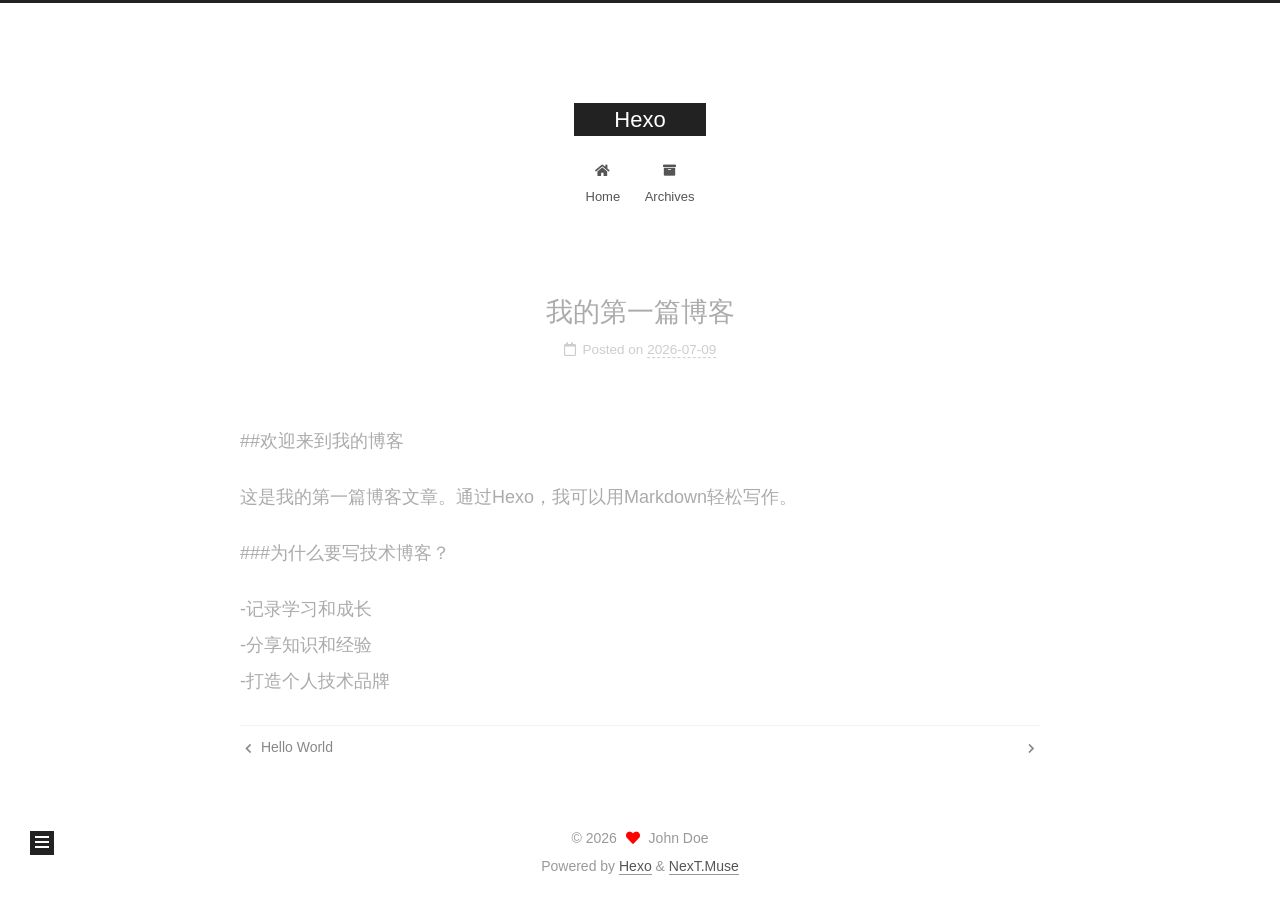
<file: 2026/07/09/我的第一篇博客/index.html>
<!DOCTYPE html>
<html lang="en">
<head>
  <meta charset="UTF-8">
<meta name="viewport" content="width=device-width, initial-scale=1, maximum-scale=2">
<meta name="theme-color" content="#222">
<meta name="generator" content="Hexo 8.1.2">
  <link rel="apple-touch-icon" sizes="180x180" href="/images/apple-touch-icon-next.png">
  <link rel="icon" type="image/png" sizes="32x32" href="/images/favicon-32x32-next.png">
  <link rel="icon" type="image/png" sizes="16x16" href="/images/favicon-16x16-next.png">
  <link rel="mask-icon" href="/images/logo.svg" color="#222">

<link rel="stylesheet" href="/css/main.css">


<link rel="stylesheet" href="/lib/font-awesome/css/all.min.css">

<script id="hexo-configurations">
    var NexT = window.NexT || {};
    var CONFIG = {"hostname":"example.com","root":"/","scheme":"Muse","version":"7.8.0","exturl":false,"sidebar":{"position":"left","display":"post","padding":18,"offset":12,"onmobile":false},"copycode":{"enable":false,"show_result":false,"style":null},"back2top":{"enable":true,"sidebar":false,"scrollpercent":false},"bookmark":{"enable":false,"color":"#222","save":"auto"},"fancybox":false,"mediumzoom":false,"lazyload":false,"pangu":false,"comments":{"style":"tabs","active":null,"storage":true,"lazyload":false,"nav":null},"algolia":{"hits":{"per_page":10},"labels":{"input_placeholder":"Search for Posts","hits_empty":"We didn't find any results for the search: ${query}","hits_stats":"${hits} results found in ${time} ms"}},"localsearch":{"enable":false,"trigger":"auto","top_n_per_article":1,"unescape":false,"preload":false},"motion":{"enable":true,"async":false,"transition":{"post_block":"fadeIn","post_header":"slideDownIn","post_body":"slideDownIn","coll_header":"slideLeftIn","sidebar":"slideUpIn"}}};
  </script>

  <meta name="description" content="##欢迎来到我的博客 这是我的第一篇博客文章。通过Hexo，我可以用Markdown轻松写作。 ###为什么要写技术博客？ -记录学习和成长-分享知识和经验-打造个人技术品牌">
<meta property="og:type" content="article">
<meta property="og:title" content="我的第一篇博客">
<meta property="og:url" content="http://example.com/2026/07/09/%E6%88%91%E7%9A%84%E7%AC%AC%E4%B8%80%E7%AF%87%E5%8D%9A%E5%AE%A2/index.html">
<meta property="og:site_name" content="Hexo">
<meta property="og:description" content="##欢迎来到我的博客 这是我的第一篇博客文章。通过Hexo，我可以用Markdown轻松写作。 ###为什么要写技术博客？ -记录学习和成长-分享知识和经验-打造个人技术品牌">
<meta property="og:locale" content="en_US">
<meta property="article:published_time" content="2026-07-09T11:30:33.000Z">
<meta property="article:modified_time" content="2026-07-09T15:44:43.168Z">
<meta property="article:author" content="John Doe">
<meta name="twitter:card" content="summary">

<link rel="canonical" href="http://example.com/2026/07/09/%E6%88%91%E7%9A%84%E7%AC%AC%E4%B8%80%E7%AF%87%E5%8D%9A%E5%AE%A2/">


<script id="page-configurations">
  // https://hexo.io/docs/variables.html
  CONFIG.page = {
    sidebar: "",
    isHome : false,
    isPost : true,
    lang   : 'en'
  };
</script>

  <title>我的第一篇博客 | Hexo</title>
  






  <noscript>
  <style>
  .use-motion .brand,
  .use-motion .menu-item,
  .sidebar-inner,
  .use-motion .post-block,
  .use-motion .pagination,
  .use-motion .comments,
  .use-motion .post-header,
  .use-motion .post-body,
  .use-motion .collection-header { opacity: initial; }

  .use-motion .site-title,
  .use-motion .site-subtitle {
    opacity: initial;
    top: initial;
  }

  .use-motion .logo-line-before i { left: initial; }
  .use-motion .logo-line-after i { right: initial; }
  </style>
</noscript>

</head>

<body itemscope itemtype="http://schema.org/WebPage">
  <div class="container use-motion">
    <div class="headband"></div>

    <header class="header" itemscope itemtype="http://schema.org/WPHeader">
      <div class="header-inner"><div class="site-brand-container">
  <div class="site-nav-toggle">
    <div class="toggle" aria-label="Toggle navigation bar">
      <span class="toggle-line toggle-line-first"></span>
      <span class="toggle-line toggle-line-middle"></span>
      <span class="toggle-line toggle-line-last"></span>
    </div>
  </div>

  <div class="site-meta">

    <a href="/" class="brand" rel="start">
      <span class="logo-line-before"><i></i></span>
      <h1 class="site-title">Hexo</h1>
      <span class="logo-line-after"><i></i></span>
    </a>
  </div>

  <div class="site-nav-right">
    <div class="toggle popup-trigger">
    </div>
  </div>
</div>




<nav class="site-nav">
  <ul id="menu" class="main-menu menu">
        <li class="menu-item menu-item-home">

    <a href="/" rel="section"><i class="fa fa-home fa-fw"></i>Home</a>

  </li>
        <li class="menu-item menu-item-archives">

    <a href="/archives/" rel="section"><i class="fa fa-archive fa-fw"></i>Archives</a>

  </li>
  </ul>
</nav>




</div>
    </header>

    
  <div class="back-to-top">
    <i class="fa fa-arrow-up"></i>
    <span>0%</span>
  </div>


    <main class="main">
      <div class="main-inner">
        <div class="content-wrap">
          

          <div class="content post posts-expand">
            

    
  
  
  <article itemscope itemtype="http://schema.org/Article" class="post-block" lang="en">
    <link itemprop="mainEntityOfPage" href="http://example.com/2026/07/09/%E6%88%91%E7%9A%84%E7%AC%AC%E4%B8%80%E7%AF%87%E5%8D%9A%E5%AE%A2/">

    <span hidden itemprop="author" itemscope itemtype="http://schema.org/Person">
      <meta itemprop="image" content="/images/avatar.gif">
      <meta itemprop="name" content="John Doe">
      <meta itemprop="description" content="">
    </span>

    <span hidden itemprop="publisher" itemscope itemtype="http://schema.org/Organization">
      <meta itemprop="name" content="Hexo">
    </span>
      <header class="post-header">
        <h1 class="post-title" itemprop="name headline">
          我的第一篇博客
        </h1>

        <div class="post-meta">
            <span class="post-meta-item">
              <span class="post-meta-item-icon">
                <i class="far fa-calendar"></i>
              </span>
              <span class="post-meta-item-text">Posted on</span>
              

              <time title="Created: 2026-07-09 19:30:33 / Modified: 23:44:43" itemprop="dateCreated datePublished" datetime="2026-07-09T19:30:33+08:00">2026-07-09</time>
            </span>

          

        </div>
      </header>

    
    
    
    <div class="post-body" itemprop="articleBody">

      
        <p>##欢迎来到我的博客</p>
<p>这是我的第一篇博客文章。通过Hexo，我可以用Markdown轻松写作。</p>
<p>###为什么要写技术博客？</p>
<p>-记录学习和成长<br>-分享知识和经验<br>-打造个人技术品牌</p>

    </div>

    
    
    

      <footer class="post-footer">

        


        
    <div class="post-nav">
      <div class="post-nav-item">
    <a href="/2026/07/09/hello-world/" rel="prev" title="Hello World">
      <i class="fa fa-chevron-left"></i> Hello World
    </a></div>
      <div class="post-nav-item">
    <a href="/2026/07/12/text/" rel="next" title="">
       <i class="fa fa-chevron-right"></i>
    </a></div>
    </div>
      </footer>
    
  </article>
  
  
  



          </div>
          

<script>
  window.addEventListener('tabs:register', () => {
    let { activeClass } = CONFIG.comments;
    if (CONFIG.comments.storage) {
      activeClass = localStorage.getItem('comments_active') || activeClass;
    }
    if (activeClass) {
      let activeTab = document.querySelector(`a[href="#comment-${activeClass}"]`);
      if (activeTab) {
        activeTab.click();
      }
    }
  });
  if (CONFIG.comments.storage) {
    window.addEventListener('tabs:click', event => {
      if (!event.target.matches('.tabs-comment .tab-content .tab-pane')) return;
      let commentClass = event.target.classList[1];
      localStorage.setItem('comments_active', commentClass);
    });
  }
</script>

        </div>
          
  
  <div class="toggle sidebar-toggle">
    <span class="toggle-line toggle-line-first"></span>
    <span class="toggle-line toggle-line-middle"></span>
    <span class="toggle-line toggle-line-last"></span>
  </div>

  <aside class="sidebar">
    <div class="sidebar-inner">

      <ul class="sidebar-nav motion-element">
        <li class="sidebar-nav-toc">
          Table of Contents
        </li>
        <li class="sidebar-nav-overview">
          Overview
        </li>
      </ul>

      <!--noindex-->
      <div class="post-toc-wrap sidebar-panel">
      </div>
      <!--/noindex-->

      <div class="site-overview-wrap sidebar-panel">
        <div class="site-author motion-element" itemprop="author" itemscope itemtype="http://schema.org/Person">
  <p class="site-author-name" itemprop="name">John Doe</p>
  <div class="site-description" itemprop="description"></div>
</div>
<div class="site-state-wrap motion-element">
  <nav class="site-state">
      <div class="site-state-item site-state-posts">
          <a href="/archives/">
        
          <span class="site-state-item-count">3</span>
          <span class="site-state-item-name">posts</span>
        </a>
      </div>
  </nav>
</div>



      </div>

    </div>
  </aside>
  <div id="sidebar-dimmer"></div>


      </div>
    </main>

    <footer class="footer">
      <div class="footer-inner">
        

        

<div class="copyright">
  
  &copy; 
  <span itemprop="copyrightYear">2026</span>
  <span class="with-love">
    <i class="fa fa-heart"></i>
  </span>
  <span class="author" itemprop="copyrightHolder">John Doe</span>
</div>
  <div class="powered-by">Powered by <a href="https://hexo.io/" class="theme-link" rel="noopener" target="_blank">Hexo</a> & <a href="https://muse.theme-next.org/" class="theme-link" rel="noopener" target="_blank">NexT.Muse</a>
  </div>

        








      </div>
    </footer>
  </div>

  
  <script src="/lib/anime.min.js"></script>
  <script src="/lib/velocity/velocity.min.js"></script>
  <script src="/lib/velocity/velocity.ui.min.js"></script>

<script src="/js/utils.js"></script>

<script src="/js/motion.js"></script>


<script src="/js/schemes/muse.js"></script>


<script src="/js/next-boot.js"></script>




  















  

  

</body>
</html>
</file>
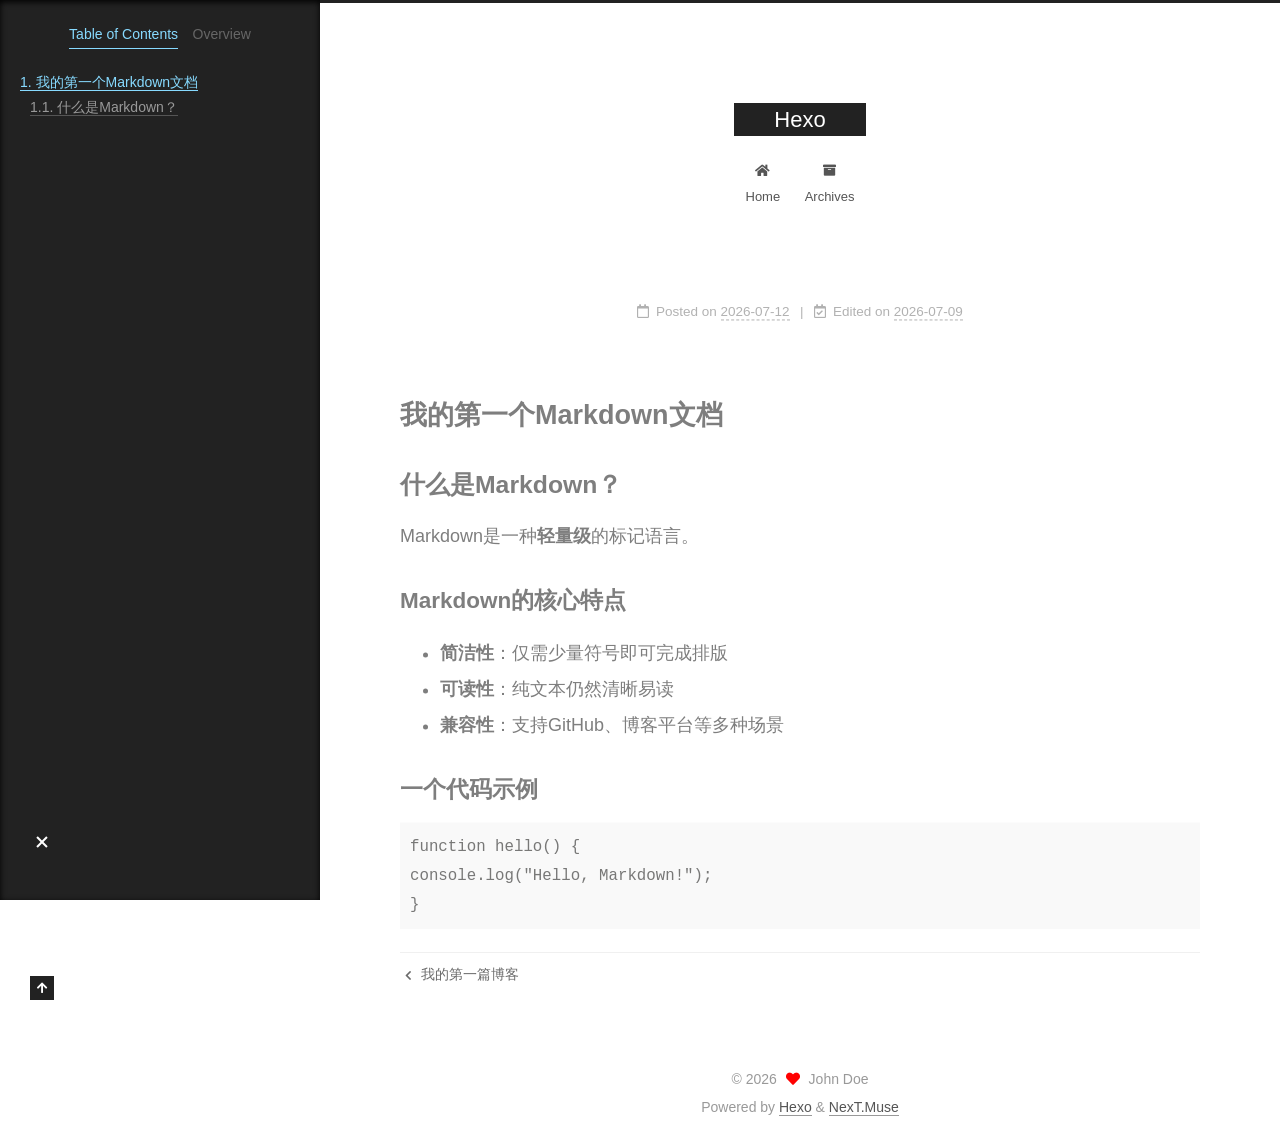
<file: 2026/07/12/text/index.html>
<!DOCTYPE html>
<html lang="en">
<head>
  <meta charset="UTF-8">
<meta name="viewport" content="width=device-width, initial-scale=1, maximum-scale=2">
<meta name="theme-color" content="#222">
<meta name="generator" content="Hexo 8.1.2">
  <link rel="apple-touch-icon" sizes="180x180" href="/images/apple-touch-icon-next.png">
  <link rel="icon" type="image/png" sizes="32x32" href="/images/favicon-32x32-next.png">
  <link rel="icon" type="image/png" sizes="16x16" href="/images/favicon-16x16-next.png">
  <link rel="mask-icon" href="/images/logo.svg" color="#222">

<link rel="stylesheet" href="/css/main.css">


<link rel="stylesheet" href="/lib/font-awesome/css/all.min.css">

<script id="hexo-configurations">
    var NexT = window.NexT || {};
    var CONFIG = {"hostname":"example.com","root":"/","scheme":"Muse","version":"7.8.0","exturl":false,"sidebar":{"position":"left","display":"post","padding":18,"offset":12,"onmobile":false},"copycode":{"enable":false,"show_result":false,"style":null},"back2top":{"enable":true,"sidebar":false,"scrollpercent":false},"bookmark":{"enable":false,"color":"#222","save":"auto"},"fancybox":false,"mediumzoom":false,"lazyload":false,"pangu":false,"comments":{"style":"tabs","active":null,"storage":true,"lazyload":false,"nav":null},"algolia":{"hits":{"per_page":10},"labels":{"input_placeholder":"Search for Posts","hits_empty":"We didn't find any results for the search: ${query}","hits_stats":"${hits} results found in ${time} ms"}},"localsearch":{"enable":false,"trigger":"auto","top_n_per_article":1,"unescape":false,"preload":false},"motion":{"enable":true,"async":false,"transition":{"post_block":"fadeIn","post_header":"slideDownIn","post_body":"slideDownIn","coll_header":"slideLeftIn","sidebar":"slideUpIn"}}};
  </script>

  <meta name="description" content="我的第一个Markdown文档什么是Markdown？Markdown是一种轻量级的标记语言。 Markdown的核心特点 简洁性：仅需少量符号即可完成排版 可读性：纯文本仍然清晰易读 兼容性：支持GitHub、博客平台等多种场景  一个代码示例function hello() { console.log(&quot;Hello, Markdown!&quot;); }">
<meta property="og:type" content="article">
<meta property="og:title" content="Hexo">
<meta property="og:url" content="http://example.com/2026/07/12/text/index.html">
<meta property="og:site_name" content="Hexo">
<meta property="og:description" content="我的第一个Markdown文档什么是Markdown？Markdown是一种轻量级的标记语言。 Markdown的核心特点 简洁性：仅需少量符号即可完成排版 可读性：纯文本仍然清晰易读 兼容性：支持GitHub、博客平台等多种场景  一个代码示例function hello() { console.log(&quot;Hello, Markdown!&quot;); }">
<meta property="og:locale" content="en_US">
<meta property="article:published_time" content="2026-07-12T15:38:48.817Z">
<meta property="article:modified_time" content="2026-07-09T15:27:29.795Z">
<meta property="article:author" content="John Doe">
<meta name="twitter:card" content="summary">

<link rel="canonical" href="http://example.com/2026/07/12/text/">


<script id="page-configurations">
  // https://hexo.io/docs/variables.html
  CONFIG.page = {
    sidebar: "",
    isHome : false,
    isPost : true,
    lang   : 'en'
  };
</script>

  <title> | Hexo</title>
  






  <noscript>
  <style>
  .use-motion .brand,
  .use-motion .menu-item,
  .sidebar-inner,
  .use-motion .post-block,
  .use-motion .pagination,
  .use-motion .comments,
  .use-motion .post-header,
  .use-motion .post-body,
  .use-motion .collection-header { opacity: initial; }

  .use-motion .site-title,
  .use-motion .site-subtitle {
    opacity: initial;
    top: initial;
  }

  .use-motion .logo-line-before i { left: initial; }
  .use-motion .logo-line-after i { right: initial; }
  </style>
</noscript>

</head>

<body itemscope itemtype="http://schema.org/WebPage">
  <div class="container use-motion">
    <div class="headband"></div>

    <header class="header" itemscope itemtype="http://schema.org/WPHeader">
      <div class="header-inner"><div class="site-brand-container">
  <div class="site-nav-toggle">
    <div class="toggle" aria-label="Toggle navigation bar">
      <span class="toggle-line toggle-line-first"></span>
      <span class="toggle-line toggle-line-middle"></span>
      <span class="toggle-line toggle-line-last"></span>
    </div>
  </div>

  <div class="site-meta">

    <a href="/" class="brand" rel="start">
      <span class="logo-line-before"><i></i></span>
      <h1 class="site-title">Hexo</h1>
      <span class="logo-line-after"><i></i></span>
    </a>
  </div>

  <div class="site-nav-right">
    <div class="toggle popup-trigger">
    </div>
  </div>
</div>




<nav class="site-nav">
  <ul id="menu" class="main-menu menu">
        <li class="menu-item menu-item-home">

    <a href="/" rel="section"><i class="fa fa-home fa-fw"></i>Home</a>

  </li>
        <li class="menu-item menu-item-archives">

    <a href="/archives/" rel="section"><i class="fa fa-archive fa-fw"></i>Archives</a>

  </li>
  </ul>
</nav>




</div>
    </header>

    
  <div class="back-to-top">
    <i class="fa fa-arrow-up"></i>
    <span>0%</span>
  </div>


    <main class="main">
      <div class="main-inner">
        <div class="content-wrap">
          

          <div class="content post posts-expand">
            

    
  
  
  <article itemscope itemtype="http://schema.org/Article" class="post-block" lang="en">
    <link itemprop="mainEntityOfPage" href="http://example.com/2026/07/12/text/">

    <span hidden itemprop="author" itemscope itemtype="http://schema.org/Person">
      <meta itemprop="image" content="/images/avatar.gif">
      <meta itemprop="name" content="John Doe">
      <meta itemprop="description" content="">
    </span>

    <span hidden itemprop="publisher" itemscope itemtype="http://schema.org/Organization">
      <meta itemprop="name" content="Hexo">
    </span>
      <header class="post-header">
        <h1 class="post-title" itemprop="name headline">
          
        </h1>

        <div class="post-meta">
            <span class="post-meta-item">
              <span class="post-meta-item-icon">
                <i class="far fa-calendar"></i>
              </span>
              <span class="post-meta-item-text">Posted on</span>

              <time title="Created: 2026-07-12 23:38:48" itemprop="dateCreated datePublished" datetime="2026-07-12T23:38:48+08:00">2026-07-12</time>
            </span>
              <span class="post-meta-item">
                <span class="post-meta-item-icon">
                  <i class="far fa-calendar-check"></i>
                </span>
                <span class="post-meta-item-text">Edited on</span>
                <time title="Modified: 2026-07-09 23:27:29" itemprop="dateModified" datetime="2026-07-09T23:27:29+08:00">2026-07-09</time>
              </span>

          

        </div>
      </header>

    
    
    
    <div class="post-body" itemprop="articleBody">

      
        <h1 id="我的第一个Markdown文档"><a href="#我的第一个Markdown文档" class="headerlink" title="我的第一个Markdown文档"></a>我的第一个Markdown文档</h1><h2 id="什么是Markdown？"><a href="#什么是Markdown？" class="headerlink" title="什么是Markdown？"></a>什么是Markdown？</h2><p>Markdown是一种<strong>轻量级</strong>的标记语言。</p>
<h3 id="Markdown的核心特点"><a href="#Markdown的核心特点" class="headerlink" title="Markdown的核心特点"></a>Markdown的核心特点</h3><ul>
<li><strong>简洁性</strong>：仅需少量符号即可完成排版</li>
<li><strong>可读性</strong>：纯文本仍然清晰易读</li>
<li><strong>兼容性</strong>：支持GitHub、博客平台等多种场景</li>
</ul>
<h3 id="一个代码示例"><a href="#一个代码示例" class="headerlink" title="一个代码示例"></a>一个代码示例</h3><pre><code class="language-javascript">function hello() {
console.log(&quot;Hello, Markdown!&quot;);
}
</code></pre>

    </div>

    
    
    

      <footer class="post-footer">

        


        
    <div class="post-nav">
      <div class="post-nav-item">
    <a href="/2026/07/09/%E6%88%91%E7%9A%84%E7%AC%AC%E4%B8%80%E7%AF%87%E5%8D%9A%E5%AE%A2/" rel="prev" title="我的第一篇博客">
      <i class="fa fa-chevron-left"></i> 我的第一篇博客
    </a></div>
      <div class="post-nav-item"></div>
    </div>
      </footer>
    
  </article>
  
  
  



          </div>
          

<script>
  window.addEventListener('tabs:register', () => {
    let { activeClass } = CONFIG.comments;
    if (CONFIG.comments.storage) {
      activeClass = localStorage.getItem('comments_active') || activeClass;
    }
    if (activeClass) {
      let activeTab = document.querySelector(`a[href="#comment-${activeClass}"]`);
      if (activeTab) {
        activeTab.click();
      }
    }
  });
  if (CONFIG.comments.storage) {
    window.addEventListener('tabs:click', event => {
      if (!event.target.matches('.tabs-comment .tab-content .tab-pane')) return;
      let commentClass = event.target.classList[1];
      localStorage.setItem('comments_active', commentClass);
    });
  }
</script>

        </div>
          
  
  <div class="toggle sidebar-toggle">
    <span class="toggle-line toggle-line-first"></span>
    <span class="toggle-line toggle-line-middle"></span>
    <span class="toggle-line toggle-line-last"></span>
  </div>

  <aside class="sidebar">
    <div class="sidebar-inner">

      <ul class="sidebar-nav motion-element">
        <li class="sidebar-nav-toc">
          Table of Contents
        </li>
        <li class="sidebar-nav-overview">
          Overview
        </li>
      </ul>

      <!--noindex-->
      <div class="post-toc-wrap sidebar-panel">
          <div class="post-toc motion-element"><ol class="nav"><li class="nav-item nav-level-1"><a class="nav-link" href="#%E6%88%91%E7%9A%84%E7%AC%AC%E4%B8%80%E4%B8%AAMarkdown%E6%96%87%E6%A1%A3"><span class="nav-number">1.</span> <span class="nav-text">我的第一个Markdown文档</span></a><ol class="nav-child"><li class="nav-item nav-level-2"><a class="nav-link" href="#%E4%BB%80%E4%B9%88%E6%98%AFMarkdown%EF%BC%9F"><span class="nav-number">1.1.</span> <span class="nav-text">什么是Markdown？</span></a><ol class="nav-child"><li class="nav-item nav-level-3"><a class="nav-link" href="#Markdown%E7%9A%84%E6%A0%B8%E5%BF%83%E7%89%B9%E7%82%B9"><span class="nav-number">1.1.1.</span> <span class="nav-text">Markdown的核心特点</span></a></li><li class="nav-item nav-level-3"><a class="nav-link" href="#%E4%B8%80%E4%B8%AA%E4%BB%A3%E7%A0%81%E7%A4%BA%E4%BE%8B"><span class="nav-number">1.1.2.</span> <span class="nav-text">一个代码示例</span></a></li></ol></li></ol></li></ol></div>
      </div>
      <!--/noindex-->

      <div class="site-overview-wrap sidebar-panel">
        <div class="site-author motion-element" itemprop="author" itemscope itemtype="http://schema.org/Person">
  <p class="site-author-name" itemprop="name">John Doe</p>
  <div class="site-description" itemprop="description"></div>
</div>
<div class="site-state-wrap motion-element">
  <nav class="site-state">
      <div class="site-state-item site-state-posts">
          <a href="/archives/">
        
          <span class="site-state-item-count">3</span>
          <span class="site-state-item-name">posts</span>
        </a>
      </div>
  </nav>
</div>



      </div>

    </div>
  </aside>
  <div id="sidebar-dimmer"></div>


      </div>
    </main>

    <footer class="footer">
      <div class="footer-inner">
        

        

<div class="copyright">
  
  &copy; 
  <span itemprop="copyrightYear">2026</span>
  <span class="with-love">
    <i class="fa fa-heart"></i>
  </span>
  <span class="author" itemprop="copyrightHolder">John Doe</span>
</div>
  <div class="powered-by">Powered by <a href="https://hexo.io/" class="theme-link" rel="noopener" target="_blank">Hexo</a> & <a href="https://muse.theme-next.org/" class="theme-link" rel="noopener" target="_blank">NexT.Muse</a>
  </div>

        








      </div>
    </footer>
  </div>

  
  <script src="/lib/anime.min.js"></script>
  <script src="/lib/velocity/velocity.min.js"></script>
  <script src="/lib/velocity/velocity.ui.min.js"></script>

<script src="/js/utils.js"></script>

<script src="/js/motion.js"></script>


<script src="/js/schemes/muse.js"></script>


<script src="/js/next-boot.js"></script>




  















  

  

</body>
</html>
</file>
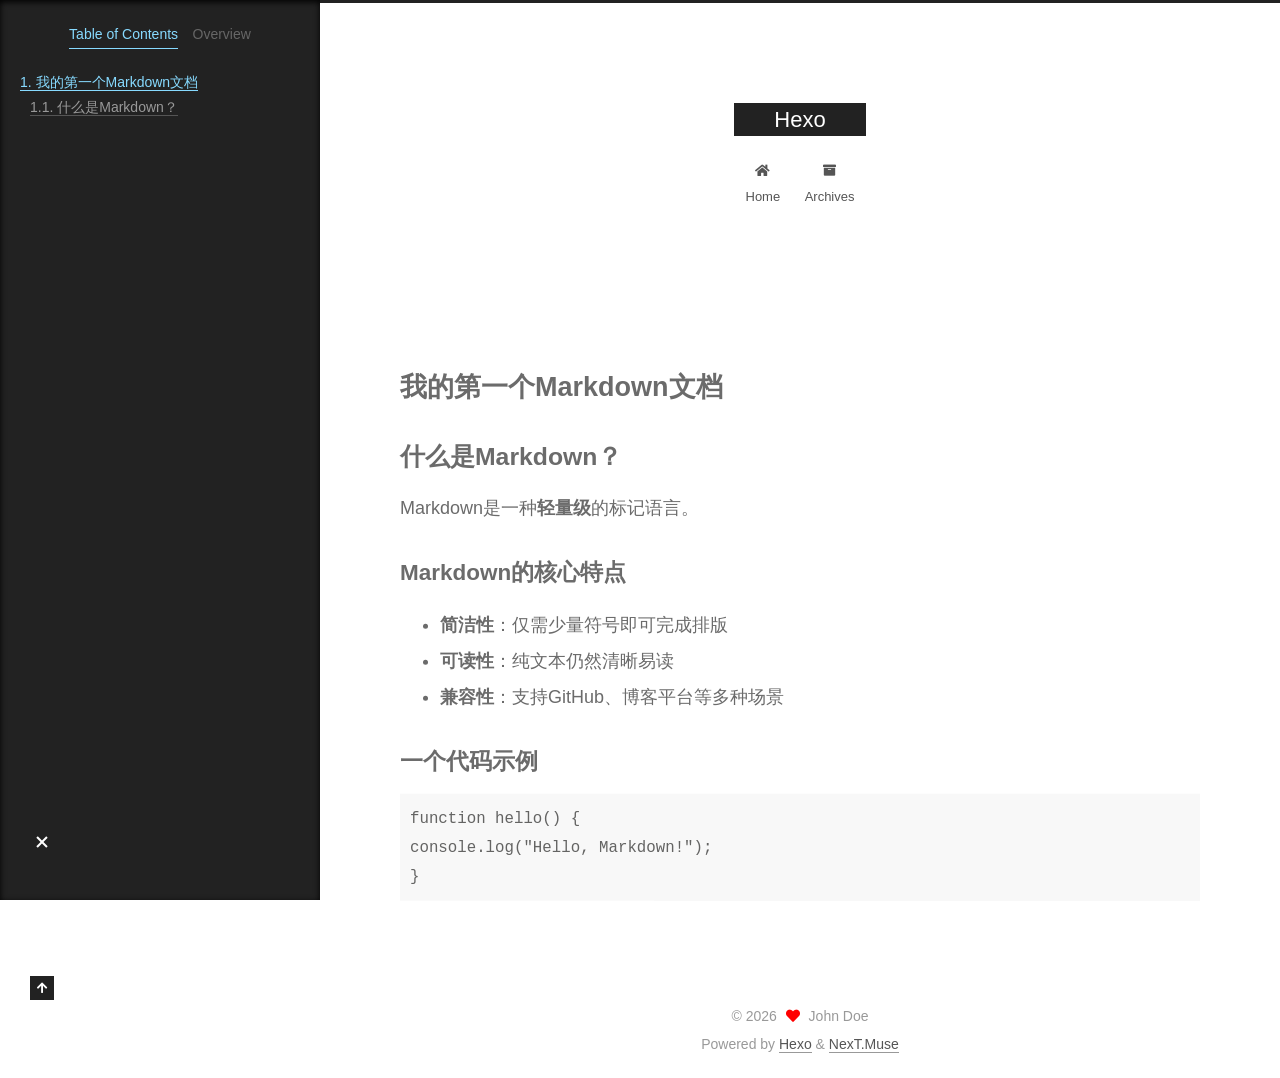
<file: text.html>
<!DOCTYPE html>
<html lang="en">
<head>
  <meta charset="UTF-8">
<meta name="viewport" content="width=device-width, initial-scale=1, maximum-scale=2">
<meta name="theme-color" content="#222">
<meta name="generator" content="Hexo 8.1.2">
  <link rel="apple-touch-icon" sizes="180x180" href="/images/apple-touch-icon-next.png">
  <link rel="icon" type="image/png" sizes="32x32" href="/images/favicon-32x32-next.png">
  <link rel="icon" type="image/png" sizes="16x16" href="/images/favicon-16x16-next.png">
  <link rel="mask-icon" href="/images/logo.svg" color="#222">

<link rel="stylesheet" href="/css/main.css">


<link rel="stylesheet" href="/lib/font-awesome/css/all.min.css">

<script id="hexo-configurations">
    var NexT = window.NexT || {};
    var CONFIG = {"hostname":"example.com","root":"/","scheme":"Muse","version":"7.8.0","exturl":false,"sidebar":{"position":"left","display":"post","padding":18,"offset":12,"onmobile":false},"copycode":{"enable":false,"show_result":false,"style":null},"back2top":{"enable":true,"sidebar":false,"scrollpercent":false},"bookmark":{"enable":false,"color":"#222","save":"auto"},"fancybox":false,"mediumzoom":false,"lazyload":false,"pangu":false,"comments":{"style":"tabs","active":null,"storage":true,"lazyload":false,"nav":null},"algolia":{"hits":{"per_page":10},"labels":{"input_placeholder":"Search for Posts","hits_empty":"We didn't find any results for the search: ${query}","hits_stats":"${hits} results found in ${time} ms"}},"localsearch":{"enable":false,"trigger":"auto","top_n_per_article":1,"unescape":false,"preload":false},"motion":{"enable":true,"async":false,"transition":{"post_block":"fadeIn","post_header":"slideDownIn","post_body":"slideDownIn","coll_header":"slideLeftIn","sidebar":"slideUpIn"}}};
  </script>

  <meta name="description" content="我的第一个Markdown文档什么是Markdown？Markdown是一种轻量级的标记语言。 Markdown的核心特点 简洁性：仅需少量符号即可完成排版 可读性：纯文本仍然清晰易读 兼容性：支持GitHub、博客平台等多种场景  一个代码示例function hello() { console.log(&quot;Hello, Markdown!&quot;); }">
<meta property="og:type" content="website">
<meta property="og:title" content="Hexo">
<meta property="og:url" content="http://example.com/text.html">
<meta property="og:site_name" content="Hexo">
<meta property="og:description" content="我的第一个Markdown文档什么是Markdown？Markdown是一种轻量级的标记语言。 Markdown的核心特点 简洁性：仅需少量符号即可完成排版 可读性：纯文本仍然清晰易读 兼容性：支持GitHub、博客平台等多种场景  一个代码示例function hello() { console.log(&quot;Hello, Markdown!&quot;); }">
<meta property="og:locale" content="en_US">
<meta property="article:published_time" content="2026-07-09T15:28:16.069Z">
<meta property="article:modified_time" content="2026-07-09T15:27:29.795Z">
<meta property="article:author" content="John Doe">
<meta name="twitter:card" content="summary">

<link rel="canonical" href="http://example.com/text">


<script id="page-configurations">
  // https://hexo.io/docs/variables.html
  CONFIG.page = {
    sidebar: "",
    isHome : false,
    isPost : false,
    lang   : 'en'
  };
</script>

  <title> | Hexo
</title>
  






  <noscript>
  <style>
  .use-motion .brand,
  .use-motion .menu-item,
  .sidebar-inner,
  .use-motion .post-block,
  .use-motion .pagination,
  .use-motion .comments,
  .use-motion .post-header,
  .use-motion .post-body,
  .use-motion .collection-header { opacity: initial; }

  .use-motion .site-title,
  .use-motion .site-subtitle {
    opacity: initial;
    top: initial;
  }

  .use-motion .logo-line-before i { left: initial; }
  .use-motion .logo-line-after i { right: initial; }
  </style>
</noscript>

</head>

<body itemscope itemtype="http://schema.org/WebPage">
  <div class="container use-motion">
    <div class="headband"></div>

    <header class="header" itemscope itemtype="http://schema.org/WPHeader">
      <div class="header-inner"><div class="site-brand-container">
  <div class="site-nav-toggle">
    <div class="toggle" aria-label="Toggle navigation bar">
      <span class="toggle-line toggle-line-first"></span>
      <span class="toggle-line toggle-line-middle"></span>
      <span class="toggle-line toggle-line-last"></span>
    </div>
  </div>

  <div class="site-meta">

    <a href="/" class="brand" rel="start">
      <span class="logo-line-before"><i></i></span>
      <h1 class="site-title">Hexo</h1>
      <span class="logo-line-after"><i></i></span>
    </a>
  </div>

  <div class="site-nav-right">
    <div class="toggle popup-trigger">
    </div>
  </div>
</div>




<nav class="site-nav">
  <ul id="menu" class="main-menu menu">
        <li class="menu-item menu-item-home">

    <a href="/" rel="section"><i class="fa fa-home fa-fw"></i>Home</a>

  </li>
        <li class="menu-item menu-item-archives">

    <a href="/archives/" rel="section"><i class="fa fa-archive fa-fw"></i>Archives</a>

  </li>
  </ul>
</nav>




</div>
    </header>

    
  <div class="back-to-top">
    <i class="fa fa-arrow-up"></i>
    <span>0%</span>
  </div>


    <main class="main">
      <div class="main-inner">
        <div class="content-wrap">
          
  
  

          <div class="content page posts-expand">
            

    
    
    
    <div class="post-block" lang="en">
      <header class="post-header">

<h1 class="post-title" itemprop="name headline">
</h1>

<div class="post-meta">
  

</div>

</header>

      
      
      
      <div class="post-body">
          <h1 id="我的第一个Markdown文档"><a href="#我的第一个Markdown文档" class="headerlink" title="我的第一个Markdown文档"></a>我的第一个Markdown文档</h1><h2 id="什么是Markdown？"><a href="#什么是Markdown？" class="headerlink" title="什么是Markdown？"></a>什么是Markdown？</h2><p>Markdown是一种<strong>轻量级</strong>的标记语言。</p>
<h3 id="Markdown的核心特点"><a href="#Markdown的核心特点" class="headerlink" title="Markdown的核心特点"></a>Markdown的核心特点</h3><ul>
<li><strong>简洁性</strong>：仅需少量符号即可完成排版</li>
<li><strong>可读性</strong>：纯文本仍然清晰易读</li>
<li><strong>兼容性</strong>：支持GitHub、博客平台等多种场景</li>
</ul>
<h3 id="一个代码示例"><a href="#一个代码示例" class="headerlink" title="一个代码示例"></a>一个代码示例</h3><pre><code class="language-javascript">function hello() {
console.log(&quot;Hello, Markdown!&quot;);
}
</code></pre>

      </div>
      
      
      
    </div>
    

    
    
    


          </div>
          

<script>
  window.addEventListener('tabs:register', () => {
    let { activeClass } = CONFIG.comments;
    if (CONFIG.comments.storage) {
      activeClass = localStorage.getItem('comments_active') || activeClass;
    }
    if (activeClass) {
      let activeTab = document.querySelector(`a[href="#comment-${activeClass}"]`);
      if (activeTab) {
        activeTab.click();
      }
    }
  });
  if (CONFIG.comments.storage) {
    window.addEventListener('tabs:click', event => {
      if (!event.target.matches('.tabs-comment .tab-content .tab-pane')) return;
      let commentClass = event.target.classList[1];
      localStorage.setItem('comments_active', commentClass);
    });
  }
</script>

        </div>
          
  
  <div class="toggle sidebar-toggle">
    <span class="toggle-line toggle-line-first"></span>
    <span class="toggle-line toggle-line-middle"></span>
    <span class="toggle-line toggle-line-last"></span>
  </div>

  <aside class="sidebar">
    <div class="sidebar-inner">

      <ul class="sidebar-nav motion-element">
        <li class="sidebar-nav-toc">
          Table of Contents
        </li>
        <li class="sidebar-nav-overview">
          Overview
        </li>
      </ul>

      <!--noindex-->
      <div class="post-toc-wrap sidebar-panel">
          <div class="post-toc motion-element"><ol class="nav"><li class="nav-item nav-level-1"><a class="nav-link" href="#%E6%88%91%E7%9A%84%E7%AC%AC%E4%B8%80%E4%B8%AAMarkdown%E6%96%87%E6%A1%A3"><span class="nav-number">1.</span> <span class="nav-text">我的第一个Markdown文档</span></a><ol class="nav-child"><li class="nav-item nav-level-2"><a class="nav-link" href="#%E4%BB%80%E4%B9%88%E6%98%AFMarkdown%EF%BC%9F"><span class="nav-number">1.1.</span> <span class="nav-text">什么是Markdown？</span></a><ol class="nav-child"><li class="nav-item nav-level-3"><a class="nav-link" href="#Markdown%E7%9A%84%E6%A0%B8%E5%BF%83%E7%89%B9%E7%82%B9"><span class="nav-number">1.1.1.</span> <span class="nav-text">Markdown的核心特点</span></a></li><li class="nav-item nav-level-3"><a class="nav-link" href="#%E4%B8%80%E4%B8%AA%E4%BB%A3%E7%A0%81%E7%A4%BA%E4%BE%8B"><span class="nav-number">1.1.2.</span> <span class="nav-text">一个代码示例</span></a></li></ol></li></ol></li></ol></div>
      </div>
      <!--/noindex-->

      <div class="site-overview-wrap sidebar-panel">
        <div class="site-author motion-element" itemprop="author" itemscope itemtype="http://schema.org/Person">
  <p class="site-author-name" itemprop="name">John Doe</p>
  <div class="site-description" itemprop="description"></div>
</div>
<div class="site-state-wrap motion-element">
  <nav class="site-state">
      <div class="site-state-item site-state-posts">
          <a href="/archives/">
        
          <span class="site-state-item-count">2</span>
          <span class="site-state-item-name">posts</span>
        </a>
      </div>
  </nav>
</div>



      </div>

    </div>
  </aside>
  <div id="sidebar-dimmer"></div>


      </div>
    </main>

    <footer class="footer">
      <div class="footer-inner">
        

        

<div class="copyright">
  
  &copy; 
  <span itemprop="copyrightYear">2026</span>
  <span class="with-love">
    <i class="fa fa-heart"></i>
  </span>
  <span class="author" itemprop="copyrightHolder">John Doe</span>
</div>
  <div class="powered-by">Powered by <a href="https://hexo.io/" class="theme-link" rel="noopener" target="_blank">Hexo</a> & <a href="https://muse.theme-next.org/" class="theme-link" rel="noopener" target="_blank">NexT.Muse</a>
  </div>

        








      </div>
    </footer>
  </div>

  
  <script src="/lib/anime.min.js"></script>
  <script src="/lib/velocity/velocity.min.js"></script>
  <script src="/lib/velocity/velocity.ui.min.js"></script>

<script src="/js/utils.js"></script>

<script src="/js/motion.js"></script>


<script src="/js/schemes/muse.js"></script>


<script src="/js/next-boot.js"></script>




  















  

  

</body>
</html>
</file>
<file: css/main.css>
:root {
  --body-bg-color: #fff;
  --content-bg-color: #fff;
  --card-bg-color: #f5f5f5;
  --text-color: #555;
  --blockquote-color: #666;
  --link-color: #555;
  --link-hover-color: #222;
  --brand-color: #fff;
  --brand-hover-color: #fff;
  --table-row-odd-bg-color: #f9f9f9;
  --table-row-hover-bg-color: #f5f5f5;
  --menu-item-bg-color: #f5f5f5;
  --btn-default-bg: #222;
  --btn-default-color: #fff;
  --btn-default-border-color: #222;
  --btn-default-hover-bg: #fff;
  --btn-default-hover-color: #222;
  --btn-default-hover-border-color: #222;
}
html {
  line-height: 1.15; /* 1 */
  -webkit-text-size-adjust: 100%; /* 2 */
}
body {
  margin: 0;
}
main {
  display: block;
}
h1 {
  font-size: 2em;
  margin: 0.67em 0;
}
hr {
  box-sizing: content-box; /* 1 */
  height: 0; /* 1 */
  overflow: visible; /* 2 */
}
pre {
  font-family: monospace, monospace; /* 1 */
  font-size: 1em; /* 2 */
}
a {
  background: transparent;
}
abbr[title] {
  border-bottom: none; /* 1 */
  text-decoration: underline; /* 2 */
  text-decoration: underline dotted; /* 2 */
}
b,
strong {
  font-weight: bolder;
}
code,
kbd,
samp {
  font-family: monospace, monospace; /* 1 */
  font-size: 1em; /* 2 */
}
small {
  font-size: 80%;
}
sub,
sup {
  font-size: 75%;
  line-height: 0;
  position: relative;
  vertical-align: baseline;
}
sub {
  bottom: -0.25em;
}
sup {
  top: -0.5em;
}
img {
  border-style: none;
}
button,
input,
optgroup,
select,
textarea {
  font-family: inherit; /* 1 */
  font-size: 100%; /* 1 */
  line-height: 1.15; /* 1 */
  margin: 0; /* 2 */
}
button,
input {
/* 1 */
  overflow: visible;
}
button,
select {
/* 1 */
  text-transform: none;
}
button,
[type='button'],
[type='reset'],
[type='submit'] {
  -webkit-appearance: button;
}
button::-moz-focus-inner,
[type='button']::-moz-focus-inner,
[type='reset']::-moz-focus-inner,
[type='submit']::-moz-focus-inner {
  border-style: none;
  padding: 0;
}
button:-moz-focusring,
[type='button']:-moz-focusring,
[type='reset']:-moz-focusring,
[type='submit']:-moz-focusring {
  outline: 1px dotted ButtonText;
}
fieldset {
  padding: 0.35em 0.75em 0.625em;
}
legend {
  box-sizing: border-box; /* 1 */
  color: inherit; /* 2 */
  display: table; /* 1 */
  max-width: 100%; /* 1 */
  padding: 0; /* 3 */
  white-space: normal; /* 1 */
}
progress {
  vertical-align: baseline;
}
textarea {
  overflow: auto;
}
[type='checkbox'],
[type='radio'] {
  box-sizing: border-box; /* 1 */
  padding: 0; /* 2 */
}
[type='number']::-webkit-inner-spin-button,
[type='number']::-webkit-outer-spin-button {
  height: auto;
}
[type='search'] {
  outline-offset: -2px; /* 2 */
  -webkit-appearance: textfield; /* 1 */
}
[type='search']::-webkit-search-decoration {
  -webkit-appearance: none;
}
::-webkit-file-upload-button {
  font: inherit; /* 2 */
  -webkit-appearance: button; /* 1 */
}
details {
  display: block;
}
summary {
  display: list-item;
}
template {
  display: none;
}
[hidden] {
  display: none;
}
::selection {
  background: #262a30;
  color: #eee;
}
html,
body {
  height: 100%;
}
body {
  background: var(--body-bg-color);
  color: var(--text-color);
  font-family: 'Lato', "PingFang SC", "Microsoft YaHei", sans-serif;
  font-size: 1em;
  line-height: 2;
}
@media (max-width: 991px) {
  body {
    padding-left: 0 !important;
    padding-right: 0 !important;
  }
}
h1,
h2,
h3,
h4,
h5,
h6 {
  font-family: 'Lato', "PingFang SC", "Microsoft YaHei", sans-serif;
  font-weight: bold;
  line-height: 1.5;
  margin: 20px 0 15px;
}
h1 {
  font-size: 1.5em;
}
h2 {
  font-size: 1.375em;
}
h3 {
  font-size: 1.25em;
}
h4 {
  font-size: 1.125em;
}
h5 {
  font-size: 1em;
}
h6 {
  font-size: 0.875em;
}
p {
  margin: 0 0 20px 0;
}
a,
span.exturl {
  border-bottom: 1px solid #999;
  color: var(--link-color);
  outline: 0;
  text-decoration: none;
  overflow-wrap: break-word;
  word-wrap: break-word;
  cursor: pointer;
}
a:hover,
span.exturl:hover {
  border-bottom-color: var(--link-hover-color);
  color: var(--link-hover-color);
}
iframe,
img,
video {
  display: block;
  margin-left: auto;
  margin-right: auto;
  max-width: 100%;
}
hr {
  background-image: repeating-linear-gradient(-45deg, #ddd, #ddd 4px, transparent 4px, transparent 8px);
  border: 0;
  height: 3px;
  margin: 40px 0;
}
blockquote {
  border-left: 4px solid #ddd;
  color: var(--blockquote-color);
  margin: 0;
  padding: 0 15px;
}
blockquote cite::before {
  content: '-';
  padding: 0 5px;
}
dt {
  font-weight: bold;
}
dd {
  margin: 0;
  padding: 0;
}
kbd {
  background-color: #f5f5f5;
  background-image: linear-gradient(#eee, #fff, #eee);
  border: 1px solid #ccc;
  border-radius: 0.2em;
  box-shadow: 0.1em 0.1em 0.2em rgba(0,0,0,0.1);
  color: #555;
  font-family: inherit;
  padding: 0.1em 0.3em;
  white-space: nowrap;
}
.table-container {
  overflow: auto;
}
table {
  border-collapse: collapse;
  border-spacing: 0;
  font-size: 0.875em;
  margin: 0 0 20px 0;
  width: 100%;
}
tbody tr:nth-of-type(odd) {
  background: var(--table-row-odd-bg-color);
}
tbody tr:hover {
  background: var(--table-row-hover-bg-color);
}
caption,
th,
td {
  font-weight: normal;
  padding: 8px;
  vertical-align: middle;
}
th,
td {
  border: 1px solid #ddd;
  border-bottom: 3px solid #ddd;
}
th {
  font-weight: 700;
  padding-bottom: 10px;
}
td {
  border-bottom-width: 1px;
}
.btn {
  background: var(--btn-default-bg);
  border: 2px solid var(--btn-default-border-color);
  border-radius: 0;
  color: var(--btn-default-color);
  display: inline-block;
  font-size: 0.875em;
  line-height: 2;
  padding: 0 20px;
  text-decoration: none;
  transition-property: background-color;
  transition-delay: 0s;
  transition-duration: 0.2s;
  transition-timing-function: ease-in-out;
}
.btn:hover {
  background: var(--btn-default-hover-bg);
  border-color: var(--btn-default-hover-border-color);
  color: var(--btn-default-hover-color);
}
.btn + .btn {
  margin: 0 0 8px 8px;
}
.btn .fa-fw {
  text-align: left;
  width: 1.285714285714286em;
}
.toggle {
  line-height: 0;
}
.toggle .toggle-line {
  background: #fff;
  display: inline-block;
  height: 2px;
  left: 0;
  position: relative;
  top: 0;
  transition: all 0.4s;
  vertical-align: top;
  width: 100%;
}
.toggle .toggle-line:not(:first-child) {
  margin-top: 3px;
}
.toggle.toggle-arrow .toggle-line-first {
  left: 50%;
  top: 2px;
  transform: rotate(45deg);
  width: 50%;
}
.toggle.toggle-arrow .toggle-line-middle {
  left: 2px;
  width: 90%;
}
.toggle.toggle-arrow .toggle-line-last {
  left: 50%;
  top: -2px;
  transform: rotate(-45deg);
  width: 50%;
}
.toggle.toggle-close .toggle-line-first {
  transform: rotate(-45deg);
  top: 5px;
}
.toggle.toggle-close .toggle-line-middle {
  opacity: 0;
}
.toggle.toggle-close .toggle-line-last {
  transform: rotate(45deg);
  top: -5px;
}
.highlight,
pre {
  background: #f7f7f7;
  color: #4d4d4c;
  line-height: 1.6;
  margin: 0 auto 20px;
}
pre,
code {
  font-family: consolas, Menlo, monospace, "PingFang SC", "Microsoft YaHei";
}
code {
  background: #eee;
  border-radius: 3px;
  color: #555;
  padding: 2px 4px;
  overflow-wrap: break-word;
  word-wrap: break-word;
}
.highlight *::selection {
  background: #d6d6d6;
}
.highlight pre {
  border: 0;
  margin: 0;
  padding: 10px 0;
}
.highlight table {
  border: 0;
  margin: 0;
  width: auto;
}
.highlight td {
  border: 0;
  padding: 0;
}
.highlight figcaption {
  background: #eff2f3;
  color: #4d4d4c;
  display: flex;
  font-size: 0.875em;
  justify-content: space-between;
  line-height: 1.2;
  padding: 0.5em;
}
.highlight figcaption a {
  color: #4d4d4c;
}
.highlight figcaption a:hover {
  border-bottom-color: #4d4d4c;
}
.highlight .gutter {
  -moz-user-select: none;
  -ms-user-select: none;
  -webkit-user-select: none;
  user-select: none;
}
.highlight .gutter pre {
  background: #eff2f3;
  color: #869194;
  padding-left: 10px;
  padding-right: 10px;
  text-align: right;
}
.highlight .code pre {
  background: #f7f7f7;
  padding-left: 10px;
  width: 100%;
}
.gist table {
  width: auto;
}
.gist table td {
  border: 0;
}
pre {
  overflow: auto;
  padding: 10px;
}
pre code {
  background: none;
  color: #4d4d4c;
  font-size: 0.875em;
  padding: 0;
  text-shadow: none;
}
pre .deletion {
  background: #fdd;
}
pre .addition {
  background: #dfd;
}
pre .meta {
  color: #eab700;
  -moz-user-select: none;
  -ms-user-select: none;
  -webkit-user-select: none;
  user-select: none;
}
pre .comment {
  color: #8e908c;
}
pre .variable,
pre .attribute,
pre .tag,
pre .name,
pre .regexp,
pre .ruby .constant,
pre .xml .tag .title,
pre .xml .pi,
pre .xml .doctype,
pre .html .doctype,
pre .css .id,
pre .css .class,
pre .css .pseudo {
  color: #c82829;
}
pre .number,
pre .preprocessor,
pre .built_in,
pre .builtin-name,
pre .literal,
pre .params,
pre .constant,
pre .command {
  color: #f5871f;
}
pre .ruby .class .title,
pre .css .rules .attribute,
pre .string,
pre .symbol,
pre .value,
pre .inheritance,
pre .header,
pre .ruby .symbol,
pre .xml .cdata,
pre .special,
pre .formula {
  color: #718c00;
}
pre .title,
pre .css .hexcolor {
  color: #3e999f;
}
pre .function,
pre .python .decorator,
pre .python .title,
pre .ruby .function .title,
pre .ruby .title .keyword,
pre .perl .sub,
pre .javascript .title,
pre .coffeescript .title {
  color: #4271ae;
}
pre .keyword,
pre .javascript .function {
  color: #8959a8;
}
.blockquote-center {
  border-left: none;
  margin: 40px 0;
  padding: 0;
  position: relative;
  text-align: center;
}
.blockquote-center .fa {
  display: block;
  opacity: 0.6;
  position: absolute;
  width: 100%;
}
.blockquote-center .fa-quote-left {
  border-top: 1px solid #ccc;
  text-align: left;
  top: -20px;
}
.blockquote-center .fa-quote-right {
  border-bottom: 1px solid #ccc;
  text-align: right;
  bottom: -20px;
}
.blockquote-center p,
.blockquote-center div {
  text-align: center;
}
.post-body .group-picture img {
  margin: 0 auto;
  padding: 0 3px;
}
.group-picture-row {
  margin-bottom: 6px;
  overflow: hidden;
}
.group-picture-column {
  float: left;
  margin-bottom: 10px;
}
.post-body .label {
  color: #555;
  display: inline;
  padding: 0 2px;
}
.post-body .label.default {
  background: #f0f0f0;
}
.post-body .label.primary {
  background: #efe6f7;
}
.post-body .label.info {
  background: #e5f2f8;
}
.post-body .label.success {
  background: #e7f4e9;
}
.post-body .label.warning {
  background: #fcf6e1;
}
.post-body .label.danger {
  background: #fae8eb;
}
.post-body .tabs {
  margin-bottom: 20px;
}
.post-body .tabs,
.tabs-comment {
  display: block;
  padding-top: 10px;
  position: relative;
}
.post-body .tabs ul.nav-tabs,
.tabs-comment ul.nav-tabs {
  display: flex;
  flex-wrap: wrap;
  margin: 0;
  margin-bottom: -1px;
  padding: 0;
}
@media (max-width: 413px) {
  .post-body .tabs ul.nav-tabs,
  .tabs-comment ul.nav-tabs {
    display: block;
    margin-bottom: 5px;
  }
}
.post-body .tabs ul.nav-tabs li.tab,
.tabs-comment ul.nav-tabs li.tab {
  border-bottom: 1px solid #ddd;
  border-left: 1px solid transparent;
  border-right: 1px solid transparent;
  border-top: 3px solid transparent;
  flex-grow: 1;
  list-style-type: none;
  border-radius: 0 0 0 0;
}
@media (max-width: 413px) {
  .post-body .tabs ul.nav-tabs li.tab,
  .tabs-comment ul.nav-tabs li.tab {
    border-bottom: 1px solid transparent;
    border-left: 3px solid transparent;
    border-right: 1px solid transparent;
    border-top: 1px solid transparent;
  }
}
@media (max-width: 413px) {
  .post-body .tabs ul.nav-tabs li.tab,
  .tabs-comment ul.nav-tabs li.tab {
    border-radius: 0;
  }
}
.post-body .tabs ul.nav-tabs li.tab a,
.tabs-comment ul.nav-tabs li.tab a {
  border-bottom: initial;
  display: block;
  line-height: 1.8;
  outline: 0;
  padding: 0.25em 0.75em;
  text-align: center;
  transition-delay: 0s;
  transition-duration: 0.2s;
  transition-timing-function: ease-out;
}
.post-body .tabs ul.nav-tabs li.tab a i,
.tabs-comment ul.nav-tabs li.tab a i {
  width: 1.285714285714286em;
}
.post-body .tabs ul.nav-tabs li.tab.active,
.tabs-comment ul.nav-tabs li.tab.active {
  border-bottom: 1px solid transparent;
  border-left: 1px solid #ddd;
  border-right: 1px solid #ddd;
  border-top: 3px solid #fc6423;
}
@media (max-width: 413px) {
  .post-body .tabs ul.nav-tabs li.tab.active,
  .tabs-comment ul.nav-tabs li.tab.active {
    border-bottom: 1px solid #ddd;
    border-left: 3px solid #fc6423;
    border-right: 1px solid #ddd;
    border-top: 1px solid #ddd;
  }
}
.post-body .tabs ul.nav-tabs li.tab.active a,
.tabs-comment ul.nav-tabs li.tab.active a {
  color: var(--link-color);
  cursor: default;
}
.post-body .tabs .tab-content .tab-pane,
.tabs-comment .tab-content .tab-pane {
  border: 1px solid #ddd;
  border-top: 0;
  padding: 20px 20px 0 20px;
  border-radius: 0;
}
.post-body .tabs .tab-content .tab-pane:not(.active),
.tabs-comment .tab-content .tab-pane:not(.active) {
  display: none;
}
.post-body .tabs .tab-content .tab-pane.active,
.tabs-comment .tab-content .tab-pane.active {
  display: block;
}
.post-body .tabs .tab-content .tab-pane.active:nth-of-type(1),
.tabs-comment .tab-content .tab-pane.active:nth-of-type(1) {
  border-radius: 0 0 0 0;
}
@media (max-width: 413px) {
  .post-body .tabs .tab-content .tab-pane.active:nth-of-type(1),
  .tabs-comment .tab-content .tab-pane.active:nth-of-type(1) {
    border-radius: 0;
  }
}
.post-body .note {
  border-radius: 3px;
  margin-bottom: 20px;
  padding: 1em;
  position: relative;
  border: 1px solid #eee;
  border-left-width: 5px;
}
.post-body .note h2,
.post-body .note h3,
.post-body .note h4,
.post-body .note h5,
.post-body .note h6 {
  margin-top: 0;
  border-bottom: initial;
  margin-bottom: 0;
  padding-top: 0;
}
.post-body .note p:first-child,
.post-body .note ul:first-child,
.post-body .note ol:first-child,
.post-body .note table:first-child,
.post-body .note pre:first-child,
.post-body .note blockquote:first-child,
.post-body .note img:first-child {
  margin-top: 0;
}
.post-body .note p:last-child,
.post-body .note ul:last-child,
.post-body .note ol:last-child,
.post-body .note table:last-child,
.post-body .note pre:last-child,
.post-body .note blockquote:last-child,
.post-body .note img:last-child {
  margin-bottom: 0;
}
.post-body .note.default {
  border-left-color: #777;
}
.post-body .note.default h2,
.post-body .note.default h3,
.post-body .note.default h4,
.post-body .note.default h5,
.post-body .note.default h6 {
  color: #777;
}
.post-body .note.primary {
  border-left-color: #6f42c1;
}
.post-body .note.primary h2,
.post-body .note.primary h3,
.post-body .note.primary h4,
.post-body .note.primary h5,
.post-body .note.primary h6 {
  color: #6f42c1;
}
.post-body .note.info {
  border-left-color: #428bca;
}
.post-body .note.info h2,
.post-body .note.info h3,
.post-body .note.info h4,
.post-body .note.info h5,
.post-body .note.info h6 {
  color: #428bca;
}
.post-body .note.success {
  border-left-color: #5cb85c;
}
.post-body .note.success h2,
.post-body .note.success h3,
.post-body .note.success h4,
.post-body .note.success h5,
.post-body .note.success h6 {
  color: #5cb85c;
}
.post-body .note.warning {
  border-left-color: #f0ad4e;
}
.post-body .note.warning h2,
.post-body .note.warning h3,
.post-body .note.warning h4,
.post-body .note.warning h5,
.post-body .note.warning h6 {
  color: #f0ad4e;
}
.post-body .note.danger {
  border-left-color: #d9534f;
}
.post-body .note.danger h2,
.post-body .note.danger h3,
.post-body .note.danger h4,
.post-body .note.danger h5,
.post-body .note.danger h6 {
  color: #d9534f;
}
.pagination .prev,
.pagination .next,
.pagination .page-number,
.pagination .space {
  display: inline-block;
  margin: 0 10px;
  padding: 0 11px;
  position: relative;
  top: -1px;
}
@media (max-width: 767px) {
  .pagination .prev,
  .pagination .next,
  .pagination .page-number,
  .pagination .space {
    margin: 0 5px;
  }
}
.pagination {
  border-top: 1px solid #eee;
  margin: 120px 0 0;
  text-align: center;
}
.pagination .prev,
.pagination .next,
.pagination .page-number {
  border-bottom: 0;
  border-top: 1px solid #eee;
  transition-property: border-color;
  transition-delay: 0s;
  transition-duration: 0.2s;
  transition-timing-function: ease-in-out;
}
.pagination .prev:hover,
.pagination .next:hover,
.pagination .page-number:hover {
  border-top-color: #222;
}
.pagination .space {
  margin: 0;
  padding: 0;
}
.pagination .prev {
  margin-left: 0;
}
.pagination .next {
  margin-right: 0;
}
.pagination .page-number.current {
  background: #ccc;
  border-top-color: #ccc;
  color: #fff;
}
@media (max-width: 767px) {
  .pagination {
    border-top: none;
  }
  .pagination .prev,
  .pagination .next,
  .pagination .page-number {
    border-bottom: 1px solid #eee;
    border-top: 0;
    margin-bottom: 10px;
    padding: 0 10px;
  }
  .pagination .prev:hover,
  .pagination .next:hover,
  .pagination .page-number:hover {
    border-bottom-color: #222;
  }
}
.comments {
  margin-top: 60px;
  overflow: hidden;
}
.comment-button-group {
  display: flex;
  flex-wrap: wrap-reverse;
  justify-content: center;
  margin: 1em 0;
}
.comment-button-group .comment-button {
  margin: 0.1em 0.2em;
}
.comment-button-group .comment-button.active {
  background: var(--btn-default-hover-bg);
  border-color: var(--btn-default-hover-border-color);
  color: var(--btn-default-hover-color);
}
.comment-position {
  display: none;
}
.comment-position.active {
  display: block;
}
.tabs-comment {
  background: var(--content-bg-color);
  margin-top: 4em;
  padding-top: 0;
}
.tabs-comment .comments {
  border: 0;
  box-shadow: none;
  margin-top: 0;
  padding-top: 0;
}
.container {
  min-height: 100%;
  position: relative;
}
.main-inner {
  margin: 0 auto;
  width: 700px;
}
@media (min-width: 1200px) {
  .main-inner {
    width: 800px;
  }
}
@media (min-width: 1600px) {
  .main-inner {
    width: 900px;
  }
}
@media (max-width: 767px) {
  .content-wrap {
    padding: 0 20px;
  }
}
.header {
  background: transparent;
}
.header-inner {
  margin: 0 auto;
  width: 700px;
}
@media (min-width: 1200px) {
  .header-inner {
    width: 800px;
  }
}
@media (min-width: 1600px) {
  .header-inner {
    width: 900px;
  }
}
.site-brand-container {
  display: flex;
  flex-shrink: 0;
  padding: 0 10px;
}
.headband {
  background: #222;
  height: 3px;
}
.site-meta {
  flex-grow: 1;
  text-align: center;
}
@media (max-width: 767px) {
  .site-meta {
    text-align: center;
  }
}
.brand {
  border-bottom: none;
  color: var(--brand-color);
  display: inline-block;
  line-height: 1.375em;
  padding: 0 40px;
  position: relative;
}
.brand:hover {
  color: var(--brand-hover-color);
}
.site-title {
  font-family: 'Lato', "PingFang SC", "Microsoft YaHei", sans-serif;
  font-size: 1.375em;
  font-weight: normal;
  margin: 0;
}
.site-subtitle {
  color: #999;
  font-size: 0.8125em;
  margin: 10px 0;
}
.use-motion .brand {
  opacity: 0;
}
.use-motion .site-title,
.use-motion .site-subtitle,
.use-motion .custom-logo-image {
  opacity: 0;
  position: relative;
  top: -10px;
}
.site-nav-toggle,
.site-nav-right {
  display: none;
}
@media (max-width: 767px) {
  .site-nav-toggle,
  .site-nav-right {
    display: flex;
    flex-direction: column;
    justify-content: center;
  }
}
.site-nav-toggle .toggle,
.site-nav-right .toggle {
  color: var(--text-color);
  padding: 10px;
  width: 22px;
}
.site-nav-toggle .toggle .toggle-line,
.site-nav-right .toggle .toggle-line {
  background: var(--text-color);
  border-radius: 1px;
}
.site-nav {
  display: block;
}
@media (max-width: 767px) {
  .site-nav {
    clear: both;
    display: none;
  }
}
.site-nav.site-nav-on {
  display: block;
}
.menu {
  margin-top: 20px;
  padding-left: 0;
  text-align: center;
}
.menu-item {
  display: inline-block;
  list-style: none;
  margin: 0 10px;
}
@media (max-width: 767px) {
  .menu-item {
    display: block;
    margin-top: 10px;
  }
  .menu-item.menu-item-search {
    display: none;
  }
}
.menu-item a,
.menu-item span.exturl {
  border-bottom: 0;
  display: block;
  font-size: 0.8125em;
  transition-property: border-color;
  transition-delay: 0s;
  transition-duration: 0.2s;
  transition-timing-function: ease-in-out;
}
@media (hover: none) {
  .menu-item a:hover,
  .menu-item span.exturl:hover {
    border-bottom-color: transparent !important;
  }
}
.menu-item .fa,
.menu-item .fab,
.menu-item .far,
.menu-item .fas {
  margin-right: 8px;
}
.menu-item .badge {
  display: inline-block;
  font-weight: bold;
  line-height: 1;
  margin-left: 0.35em;
  margin-top: 0.35em;
  text-align: center;
  white-space: nowrap;
}
@media (max-width: 767px) {
  .menu-item .badge {
    float: right;
    margin-left: 0;
  }
}
.menu-item-active a,
.menu .menu-item a:hover,
.menu .menu-item span.exturl:hover {
  background: var(--menu-item-bg-color);
}
.use-motion .menu-item {
  opacity: 0;
}
.sidebar {
  background: #222;
  bottom: 0;
  box-shadow: inset 0 2px 6px #000;
  position: fixed;
  top: 0;
}
@media (max-width: 991px) {
  .sidebar {
    display: none;
  }
}
.sidebar-inner {
  color: #999;
  padding: 18px 10px;
  text-align: center;
}
.cc-license {
  margin-top: 10px;
  text-align: center;
}
.cc-license .cc-opacity {
  border-bottom: none;
  opacity: 0.7;
}
.cc-license .cc-opacity:hover {
  opacity: 0.9;
}
.cc-license img {
  display: inline-block;
}
.site-author-image {
  border: 2px solid #333;
  display: block;
  margin: 0 auto;
  max-width: 96px;
  padding: 2px;
}
.site-author-name {
  color: #f5f5f5;
  font-weight: normal;
  margin: 5px 0 0;
  text-align: center;
}
.site-description {
  color: #999;
  font-size: 1em;
  margin-top: 5px;
  text-align: center;
}
.links-of-author {
  margin-top: 15px;
}
.links-of-author a,
.links-of-author span.exturl {
  border-bottom-color: #555;
  display: inline-block;
  font-size: 0.8125em;
  margin-bottom: 10px;
  margin-right: 10px;
  vertical-align: middle;
}
.links-of-author a::before,
.links-of-author span.exturl::before {
  background: #a84fe4;
  border-radius: 50%;
  content: ' ';
  display: inline-block;
  height: 4px;
  margin-right: 3px;
  vertical-align: middle;
  width: 4px;
}
.sidebar-button {
  margin-top: 15px;
}
.sidebar-button a {
  border: 1px solid #fc6423;
  border-radius: 4px;
  color: #fc6423;
  display: inline-block;
  padding: 0 15px;
}
.sidebar-button a .fa,
.sidebar-button a .fab,
.sidebar-button a .far,
.sidebar-button a .fas {
  margin-right: 5px;
}
.sidebar-button a:hover {
  background: #fc6423;
  border: 1px solid #fc6423;
  color: #fff;
}
.sidebar-button a:hover .fa,
.sidebar-button a:hover .fab,
.sidebar-button a:hover .far,
.sidebar-button a:hover .fas {
  color: #fff;
}
.links-of-blogroll {
  font-size: 0.8125em;
  margin-top: 10px;
}
.links-of-blogroll-title {
  font-size: 0.875em;
  font-weight: 600;
  margin-top: 0;
}
.links-of-blogroll-list {
  list-style: none;
  margin: 0;
  padding: 0;
}
#sidebar-dimmer {
  display: none;
}
@media (max-width: 767px) {
  #sidebar-dimmer {
    background: #000;
    display: block;
    height: 100%;
    left: 100%;
    opacity: 0;
    position: fixed;
    top: 0;
    width: 100%;
    z-index: 1100;
  }
  .sidebar-active + #sidebar-dimmer {
    opacity: 0.7;
    transform: translateX(-100%);
    transition: opacity 0.5s;
  }
}
.sidebar-nav {
  margin: 0;
  padding-bottom: 20px;
  padding-left: 0;
}
.sidebar-nav li {
  border-bottom: 1px solid transparent;
  color: #666;
  cursor: pointer;
  display: inline-block;
  font-size: 0.875em;
}
.sidebar-nav li.sidebar-nav-overview {
  margin-left: 10px;
}
.sidebar-nav li:hover {
  color: #f5f5f5;
}
.sidebar-nav .sidebar-nav-active {
  border-bottom-color: #87daff;
  color: #87daff;
}
.sidebar-nav .sidebar-nav-active:hover {
  color: #87daff;
}
.sidebar-panel {
  display: none;
  overflow-x: hidden;
  overflow-y: auto;
}
.sidebar-panel-active {
  display: block;
}
.sidebar-toggle {
  background: #222;
  bottom: 45px;
  cursor: pointer;
  height: 14px;
  left: 30px;
  padding: 5px;
  position: fixed;
  width: 14px;
  z-index: 1300;
}
@media (max-width: 991px) {
  .sidebar-toggle {
    left: 20px;
    opacity: 0.8;
    display: none;
  }
}
.sidebar-toggle:hover .toggle-line {
  background: #87daff;
}
.post-toc {
  font-size: 0.875em;
}
.post-toc ol {
  list-style: none;
  margin: 0;
  padding: 0 2px 5px 10px;
  text-align: left;
}
.post-toc ol > ol {
  padding-left: 0;
}
.post-toc ol a {
  transition-property: all;
  transition-delay: 0s;
  transition-duration: 0.2s;
  transition-timing-function: ease-in-out;
}
.post-toc .nav-item {
  line-height: 1.8;
  overflow: hidden;
  text-overflow: ellipsis;
  white-space: nowrap;
}
.post-toc .nav .nav-child {
  display: none;
}
.post-toc .nav .active > .nav-child {
  display: block;
}
.post-toc .nav .active-current > .nav-child {
  display: block;
}
.post-toc .nav .active-current > .nav-child > .nav-item {
  display: block;
}
.post-toc .nav .active > a {
  border-bottom-color: #87daff;
  color: #87daff;
}
.post-toc .nav .active-current > a {
  color: #87daff;
}
.post-toc .nav .active-current > a:hover {
  color: #87daff;
}
.site-state {
  display: flex;
  justify-content: center;
  line-height: 1.4;
  margin-top: 10px;
  overflow: hidden;
  text-align: center;
  white-space: nowrap;
}
.site-state-item {
  padding: 0 15px;
}
.site-state-item:not(:first-child) {
  border-left: 1px solid #333;
}
.site-state-item a {
  border-bottom: none;
}
.site-state-item-count {
  display: block;
  font-size: 1.25em;
  font-weight: 600;
  text-align: center;
}
.site-state-item-name {
  color: inherit;
  font-size: 0.875em;
}
.footer {
  color: #999;
  font-size: 0.875em;
  padding: 20px 0;
}
.footer.footer-fixed {
  bottom: 0;
  left: 0;
  position: absolute;
  right: 0;
}
.footer-inner {
  box-sizing: border-box;
  margin: 0 auto;
  text-align: center;
  width: 700px;
}
@media (min-width: 1200px) {
  .footer-inner {
    width: 800px;
  }
}
@media (min-width: 1600px) {
  .footer-inner {
    width: 900px;
  }
}
.languages {
  display: inline-block;
  font-size: 1.125em;
  position: relative;
}
.languages .lang-select-label span {
  margin: 0 0.5em;
}
.languages .lang-select {
  height: 100%;
  left: 0;
  opacity: 0;
  position: absolute;
  top: 0;
  width: 100%;
}
.with-love {
  color: #ff0000;
  display: inline-block;
  margin: 0 5px;
}
.powered-by,
.theme-info {
  display: inline-block;
}
@-moz-keyframes iconAnimate {
  0%, 100% {
    transform: scale(1);
  }
  10%, 30% {
    transform: scale(0.9);
  }
  20%, 40%, 60%, 80% {
    transform: scale(1.1);
  }
  50%, 70% {
    transform: scale(1.1);
  }
}
@-webkit-keyframes iconAnimate {
  0%, 100% {
    transform: scale(1);
  }
  10%, 30% {
    transform: scale(0.9);
  }
  20%, 40%, 60%, 80% {
    transform: scale(1.1);
  }
  50%, 70% {
    transform: scale(1.1);
  }
}
@-o-keyframes iconAnimate {
  0%, 100% {
    transform: scale(1);
  }
  10%, 30% {
    transform: scale(0.9);
  }
  20%, 40%, 60%, 80% {
    transform: scale(1.1);
  }
  50%, 70% {
    transform: scale(1.1);
  }
}
@keyframes iconAnimate {
  0%, 100% {
    transform: scale(1);
  }
  10%, 30% {
    transform: scale(0.9);
  }
  20%, 40%, 60%, 80% {
    transform: scale(1.1);
  }
  50%, 70% {
    transform: scale(1.1);
  }
}
.back-to-top {
  font-size: 12px;
  text-align: center;
  transition-delay: 0s;
  transition-duration: 0.2s;
  transition-timing-function: ease-in-out;
}
.back-to-top {
  background: #222;
  bottom: -100px;
  box-sizing: border-box;
  color: #fff;
  cursor: pointer;
  left: 30px;
  opacity: 1;
  padding: 0 6px;
  position: fixed;
  transition-property: bottom;
  z-index: 1300;
  width: 24px;
}
.back-to-top span {
  display: none;
}
.back-to-top:hover {
  color: #87daff;
}
.back-to-top.back-to-top-on {
  bottom: 19px;
}
@media (max-width: 991px) {
  .back-to-top {
    left: 20px;
    opacity: 0.8;
  }
}
.post-body {
  font-family: 'Lato', "PingFang SC", "Microsoft YaHei", sans-serif;
  overflow-wrap: break-word;
  word-wrap: break-word;
}
@media (min-width: 1200px) {
  .post-body {
    font-size: 1.125em;
  }
}
.post-body .exturl .fa {
  font-size: 0.875em;
  margin-left: 4px;
}
.post-body .image-caption,
.post-body .figure .caption {
  color: #999;
  font-size: 0.875em;
  font-weight: bold;
  line-height: 1;
  margin: -20px auto 15px;
  text-align: center;
}
.post-sticky-flag {
  display: inline-block;
  transform: rotate(30deg);
}
.post-button {
  margin-top: 40px;
  text-align: center;
}
.use-motion .post-block,
.use-motion .pagination,
.use-motion .comments {
  opacity: 0;
}
.use-motion .post-header {
  opacity: 0;
}
.use-motion .post-body {
  opacity: 0;
}
.use-motion .collection-header {
  opacity: 0;
}
.posts-collapse {
  margin-left: 35px;
  position: relative;
}
@media (max-width: 767px) {
  .posts-collapse {
    margin-left: 0px;
    margin-right: 0px;
  }
}
.posts-collapse .collection-title {
  font-size: 1.125em;
  position: relative;
}
.posts-collapse .collection-title::before {
  background: #999;
  border: 1px solid #fff;
  border-radius: 50%;
  content: ' ';
  height: 10px;
  left: 0;
  margin-left: -6px;
  margin-top: -4px;
  position: absolute;
  top: 50%;
  width: 10px;
}
.posts-collapse .collection-year {
  font-size: 1.5em;
  font-weight: bold;
  margin: 60px 0;
  position: relative;
}
.posts-collapse .collection-year::before {
  background: #bbb;
  border-radius: 50%;
  content: ' ';
  height: 8px;
  left: 0;
  margin-left: -4px;
  margin-top: -4px;
  position: absolute;
  top: 50%;
  width: 8px;
}
.posts-collapse .collection-header {
  display: block;
  margin: 0 0 0 20px;
}
.posts-collapse .collection-header small {
  color: #bbb;
  margin-left: 5px;
}
.posts-collapse .post-header {
  border-bottom: 1px dashed #ccc;
  margin: 30px 0;
  padding-left: 15px;
  position: relative;
  transition-property: border;
  transition-delay: 0s;
  transition-duration: 0.2s;
  transition-timing-function: ease-in-out;
}
.posts-collapse .post-header::before {
  background: #bbb;
  border: 1px solid #fff;
  border-radius: 50%;
  content: ' ';
  height: 6px;
  left: 0;
  margin-left: -4px;
  position: absolute;
  top: 0.75em;
  transition-property: background;
  width: 6px;
  transition-delay: 0s;
  transition-duration: 0.2s;
  transition-timing-function: ease-in-out;
}
.posts-collapse .post-header:hover {
  border-bottom-color: #666;
}
.posts-collapse .post-header:hover::before {
  background: #222;
}
.posts-collapse .post-meta {
  display: inline;
  font-size: 0.75em;
  margin-right: 10px;
}
.posts-collapse .post-title {
  display: inline;
}
.posts-collapse .post-title a,
.posts-collapse .post-title span.exturl {
  border-bottom: none;
  color: var(--link-color);
}
.posts-collapse .post-title .fa-external-link-alt {
  font-size: 0.875em;
  margin-left: 5px;
}
.posts-collapse::before {
  background: #f5f5f5;
  content: ' ';
  height: 100%;
  left: 0;
  margin-left: -2px;
  position: absolute;
  top: 1.25em;
  width: 4px;
}
.post-eof {
  background: #ccc;
  height: 1px;
  margin: 80px auto 60px;
  text-align: center;
  width: 8%;
}
.post-block:last-of-type .post-eof {
  display: none;
}
.content {
  padding-top: 40px;
}
@media (min-width: 992px) {
  .post-body {
    text-align: justify;
  }
}
@media (max-width: 991px) {
  .post-body {
    text-align: justify;
  }
}
.post-body h1,
.post-body h2,
.post-body h3,
.post-body h4,
.post-body h5,
.post-body h6 {
  padding-top: 10px;
}
.post-body h1 .header-anchor,
.post-body h2 .header-anchor,
.post-body h3 .header-anchor,
.post-body h4 .header-anchor,
.post-body h5 .header-anchor,
.post-body h6 .header-anchor {
  border-bottom-style: none;
  color: #ccc;
  float: right;
  margin-left: 10px;
  visibility: hidden;
}
.post-body h1 .header-anchor:hover,
.post-body h2 .header-anchor:hover,
.post-body h3 .header-anchor:hover,
.post-body h4 .header-anchor:hover,
.post-body h5 .header-anchor:hover,
.post-body h6 .header-anchor:hover {
  color: inherit;
}
.post-body h1:hover .header-anchor,
.post-body h2:hover .header-anchor,
.post-body h3:hover .header-anchor,
.post-body h4:hover .header-anchor,
.post-body h5:hover .header-anchor,
.post-body h6:hover .header-anchor {
  visibility: visible;
}
.post-body iframe,
.post-body img,
.post-body video {
  margin-bottom: 20px;
}
.post-body .video-container {
  height: 0;
  margin-bottom: 20px;
  overflow: hidden;
  padding-top: 75%;
  position: relative;
  width: 100%;
}
.post-body .video-container iframe,
.post-body .video-container object,
.post-body .video-container embed {
  height: 100%;
  left: 0;
  margin: 0;
  position: absolute;
  top: 0;
  width: 100%;
}
.post-gallery {
  align-items: center;
  display: grid;
  grid-gap: 10px;
  grid-template-columns: 1fr 1fr 1fr;
  margin-bottom: 20px;
}
@media (max-width: 767px) {
  .post-gallery {
    grid-template-columns: 1fr 1fr;
  }
}
.post-gallery a {
  border: 0;
}
.post-gallery img {
  margin: 0;
}
.posts-expand .post-header {
  font-size: 1.125em;
}
.posts-expand .post-title {
  font-size: 1.5em;
  font-weight: normal;
  margin: initial;
  text-align: center;
  overflow-wrap: break-word;
  word-wrap: break-word;
}
.posts-expand .post-title-link {
  border-bottom: none;
  color: var(--link-color);
  display: inline-block;
  position: relative;
  vertical-align: top;
}
.posts-expand .post-title-link::before {
  background: var(--link-color);
  bottom: 0;
  content: '';
  height: 2px;
  left: 0;
  position: absolute;
  transform: scaleX(0);
  visibility: hidden;
  width: 100%;
  transition-delay: 0s;
  transition-duration: 0.2s;
  transition-timing-function: ease-in-out;
}
.posts-expand .post-title-link:hover::before {
  transform: scaleX(1);
  visibility: visible;
}
.posts-expand .post-title-link .fa-external-link-alt {
  font-size: 0.875em;
  margin-left: 5px;
}
.posts-expand .post-meta {
  color: #999;
  font-family: 'Lato', "PingFang SC", "Microsoft YaHei", sans-serif;
  font-size: 0.75em;
  margin: 3px 0 60px 0;
  text-align: center;
}
.posts-expand .post-meta .post-description {
  font-size: 0.875em;
  margin-top: 2px;
}
.posts-expand .post-meta time {
  border-bottom: 1px dashed #999;
  cursor: pointer;
}
.post-meta .post-meta-item + .post-meta-item::before {
  content: '|';
  margin: 0 0.5em;
}
.post-meta-divider {
  margin: 0 0.5em;
}
.post-meta-item-icon {
  margin-right: 3px;
}
@media (max-width: 991px) {
  .post-meta-item-icon {
    display: inline-block;
  }
}
@media (max-width: 991px) {
  .post-meta-item-text {
    display: none;
  }
}
.post-nav {
  border-top: 1px solid #eee;
  display: flex;
  justify-content: space-between;
  margin-top: 15px;
  padding: 10px 5px 0;
}
.post-nav-item {
  flex: 1;
}
.post-nav-item a {
  border-bottom: none;
  display: block;
  font-size: 0.875em;
  line-height: 1.6;
  position: relative;
}
.post-nav-item a:active {
  top: 2px;
}
.post-nav-item .fa {
  font-size: 0.75em;
}
.post-nav-item:first-child {
  margin-right: 15px;
}
.post-nav-item:first-child .fa {
  margin-right: 5px;
}
.post-nav-item:last-child {
  margin-left: 15px;
  text-align: right;
}
.post-nav-item:last-child .fa {
  margin-left: 5px;
}
.rtl.post-body p,
.rtl.post-body a,
.rtl.post-body h1,
.rtl.post-body h2,
.rtl.post-body h3,
.rtl.post-body h4,
.rtl.post-body h5,
.rtl.post-body h6,
.rtl.post-body li,
.rtl.post-body ul,
.rtl.post-body ol {
  direction: rtl;
  font-family: UKIJ Ekran;
}
.rtl.post-title {
  font-family: UKIJ Ekran;
}
.post-tags {
  margin-top: 40px;
  text-align: center;
}
.post-tags a {
  display: inline-block;
  font-size: 0.8125em;
}
.post-tags a:not(:last-child) {
  margin-right: 10px;
}
.post-widgets {
  border-top: 1px solid #eee;
  margin-top: 15px;
  text-align: center;
}
.wp_rating {
  height: 20px;
  line-height: 20px;
  margin-top: 10px;
  padding-top: 6px;
  text-align: center;
}
.social-like {
  display: flex;
  font-size: 0.875em;
  justify-content: center;
  text-align: center;
}
.reward-container {
  margin: 20px auto;
  padding: 10px 0;
  text-align: center;
  width: 90%;
}
.reward-container button {
  background: transparent;
  border: 1px solid #fc6423;
  border-radius: 0;
  color: #fc6423;
  cursor: pointer;
  line-height: 2;
  outline: 0;
  padding: 0 15px;
  vertical-align: text-top;
}
.reward-container button:hover {
  background: #fc6423;
  border: 1px solid transparent;
  color: #fa9366;
}
#qr {
  padding-top: 20px;
}
#qr a {
  border: 0;
}
#qr img {
  display: inline-block;
  margin: 0.8em 2em 0 2em;
  max-width: 100%;
  width: 180px;
}
#qr p {
  text-align: center;
}
.category-all-page .category-all-title {
  text-align: center;
}
.category-all-page .category-all {
  margin-top: 20px;
}
.category-all-page .category-list {
  list-style: none;
  margin: 0;
  padding: 0;
}
.category-all-page .category-list-item {
  margin: 5px 10px;
}
.category-all-page .category-list-count {
  color: #bbb;
}
.category-all-page .category-list-count::before {
  content: ' (';
  display: inline;
}
.category-all-page .category-list-count::after {
  content: ') ';
  display: inline;
}
.category-all-page .category-list-child {
  padding-left: 10px;
}
.event-list {
  padding: 0;
}
.event-list hr {
  background: #222;
  margin: 20px 0 45px 0;
}
.event-list hr::after {
  background: #222;
  color: #fff;
  content: 'NOW';
  display: inline-block;
  font-weight: bold;
  padding: 0 5px;
  text-align: right;
}
.event-list .event {
  background: #222;
  margin: 20px 0;
  min-height: 40px;
  padding: 15px 0 15px 10px;
}
.event-list .event .event-summary {
  color: #fff;
  margin: 0;
  padding-bottom: 3px;
}
.event-list .event .event-summary::before {
  animation: dot-flash 1s alternate infinite ease-in-out;
  color: #fff;
  content: '\f111';
  display: inline-block;
  font-size: 10px;
  margin-right: 25px;
  vertical-align: middle;
  font-family: 'Font Awesome 5 Free';
  font-weight: 900;
}
.event-list .event .event-relative-time {
  color: #bbb;
  display: inline-block;
  font-size: 12px;
  font-weight: normal;
  padding-left: 12px;
}
.event-list .event .event-details {
  color: #fff;
  display: block;
  line-height: 18px;
  margin-left: 56px;
  padding-bottom: 6px;
  padding-top: 3px;
  text-indent: -24px;
}
.event-list .event .event-details::before {
  color: #fff;
  display: inline-block;
  margin-right: 9px;
  text-align: center;
  text-indent: 0;
  width: 14px;
  font-family: 'Font Awesome 5 Free';
  font-weight: 900;
}
.event-list .event .event-details.event-location::before {
  content: '\f041';
}
.event-list .event .event-details.event-duration::before {
  content: '\f017';
}
.event-list .event-past {
  background: #f5f5f5;
}
.event-list .event-past .event-summary,
.event-list .event-past .event-details {
  color: #bbb;
  opacity: 0.9;
}
.event-list .event-past .event-summary::before,
.event-list .event-past .event-details::before {
  animation: none;
  color: #bbb;
}
@-moz-keyframes dot-flash {
  from {
    opacity: 1;
    transform: scale(1);
  }
  to {
    opacity: 0;
    transform: scale(0.8);
  }
}
@-webkit-keyframes dot-flash {
  from {
    opacity: 1;
    transform: scale(1);
  }
  to {
    opacity: 0;
    transform: scale(0.8);
  }
}
@-o-keyframes dot-flash {
  from {
    opacity: 1;
    transform: scale(1);
  }
  to {
    opacity: 0;
    transform: scale(0.8);
  }
}
@keyframes dot-flash {
  from {
    opacity: 1;
    transform: scale(1);
  }
  to {
    opacity: 0;
    transform: scale(0.8);
  }
}
ul.breadcrumb {
  font-size: 0.75em;
  list-style: none;
  margin: 1em 0;
  padding: 0 2em;
  text-align: center;
}
ul.breadcrumb li {
  display: inline;
}
ul.breadcrumb li + li::before {
  content: '/\00a0';
  font-weight: normal;
  padding: 0.5em;
}
ul.breadcrumb li + li:last-child {
  font-weight: bold;
}
.tag-cloud {
  text-align: center;
}
.tag-cloud a {
  display: inline-block;
  margin: 10px;
}
.tag-cloud a:hover {
  color: var(--link-hover-color) !important;
}
@media (max-width: 767px) {
  .header-inner,
  .main-inner,
  .footer-inner {
    width: auto;
  }
}
.header-inner {
  padding-top: 100px;
}
@media (max-width: 767px) {
  .header-inner {
    padding-top: 50px;
  }
}
.main-inner {
  padding-bottom: 60px;
}
.content {
  padding-top: 70px;
}
@media (max-width: 767px) {
  .content {
    padding-top: 35px;
  }
}
embed {
  display: block;
  margin: 0 auto 25px auto;
}
.custom-logo .site-meta-headline {
  text-align: center;
}
.custom-logo .site-title {
  color: #222;
  margin: 10px auto 0;
}
.custom-logo .site-title a {
  border: 0;
}
.custom-logo-image {
  background: #fff;
  margin: 0 auto;
  max-width: 150px;
  padding: 5px;
}
.brand {
  background: var(--btn-default-bg);
}
@media (max-width: 767px) {
  .site-nav {
    border-bottom: 1px solid #ddd;
    border-top: 1px solid #ddd;
    left: 0;
    margin: 0;
    padding: 0;
    width: 100%;
  }
}
@media (max-width: 767px) {
  .menu {
    text-align: left;
  }
}
.menu-item-active a,
.menu .menu-item a:hover,
.menu .menu-item span.exturl:hover {
  background: transparent;
  border-bottom: 1px solid var(--link-hover-color) !important;
}
@media (max-width: 767px) {
  .menu-item-active a,
  .menu .menu-item a:hover,
  .menu .menu-item span.exturl:hover {
    border-bottom: 1px dotted #ddd !important;
  }
}
@media (max-width: 767px) {
  .menu .menu-item {
    margin: 0 10px;
  }
}
.menu .menu-item a,
.menu .menu-item span.exturl {
  border-bottom: 1px solid transparent;
}
@media (max-width: 767px) {
  .menu .menu-item a,
  .menu .menu-item span.exturl {
    padding: 5px 10px;
  }
}
@media (min-width: 768px) {
  .menu .menu-item .fa,
  .menu .menu-item .fab,
  .menu .menu-item .far,
  .menu .menu-item .fas {
    display: block;
    line-height: 2;
    margin-right: 0;
    width: 100%;
  }
}
.menu .menu-item .badge {
  background: #eee;
  padding: 1px 4px;
}
.sub-menu {
  margin: 10px 0;
}
.sub-menu .menu-item {
  display: inline-block;
}
.sidebar {
  left: -320px;
}
.sidebar.sidebar-active {
  left: 0;
}
.sidebar {
  width: 320px;
  z-index: 1200;
  transition-delay: 0s;
  transition-duration: 0.2s;
  transition-timing-function: ease-out;
}
.sidebar a,
.sidebar span.exturl {
  border-bottom-color: #555;
  color: #999;
}
.sidebar a:hover,
.sidebar span.exturl:hover {
  border-bottom-color: #eee;
  color: #eee;
}
.links-of-blogroll-item {
  padding: 2px 10px;
}
.links-of-blogroll-item a,
.links-of-blogroll-item span.exturl {
  box-sizing: border-box;
  display: inline-block;
  max-width: 280px;
  overflow: hidden;
  text-overflow: ellipsis;
  white-space: nowrap;
}
</file>
